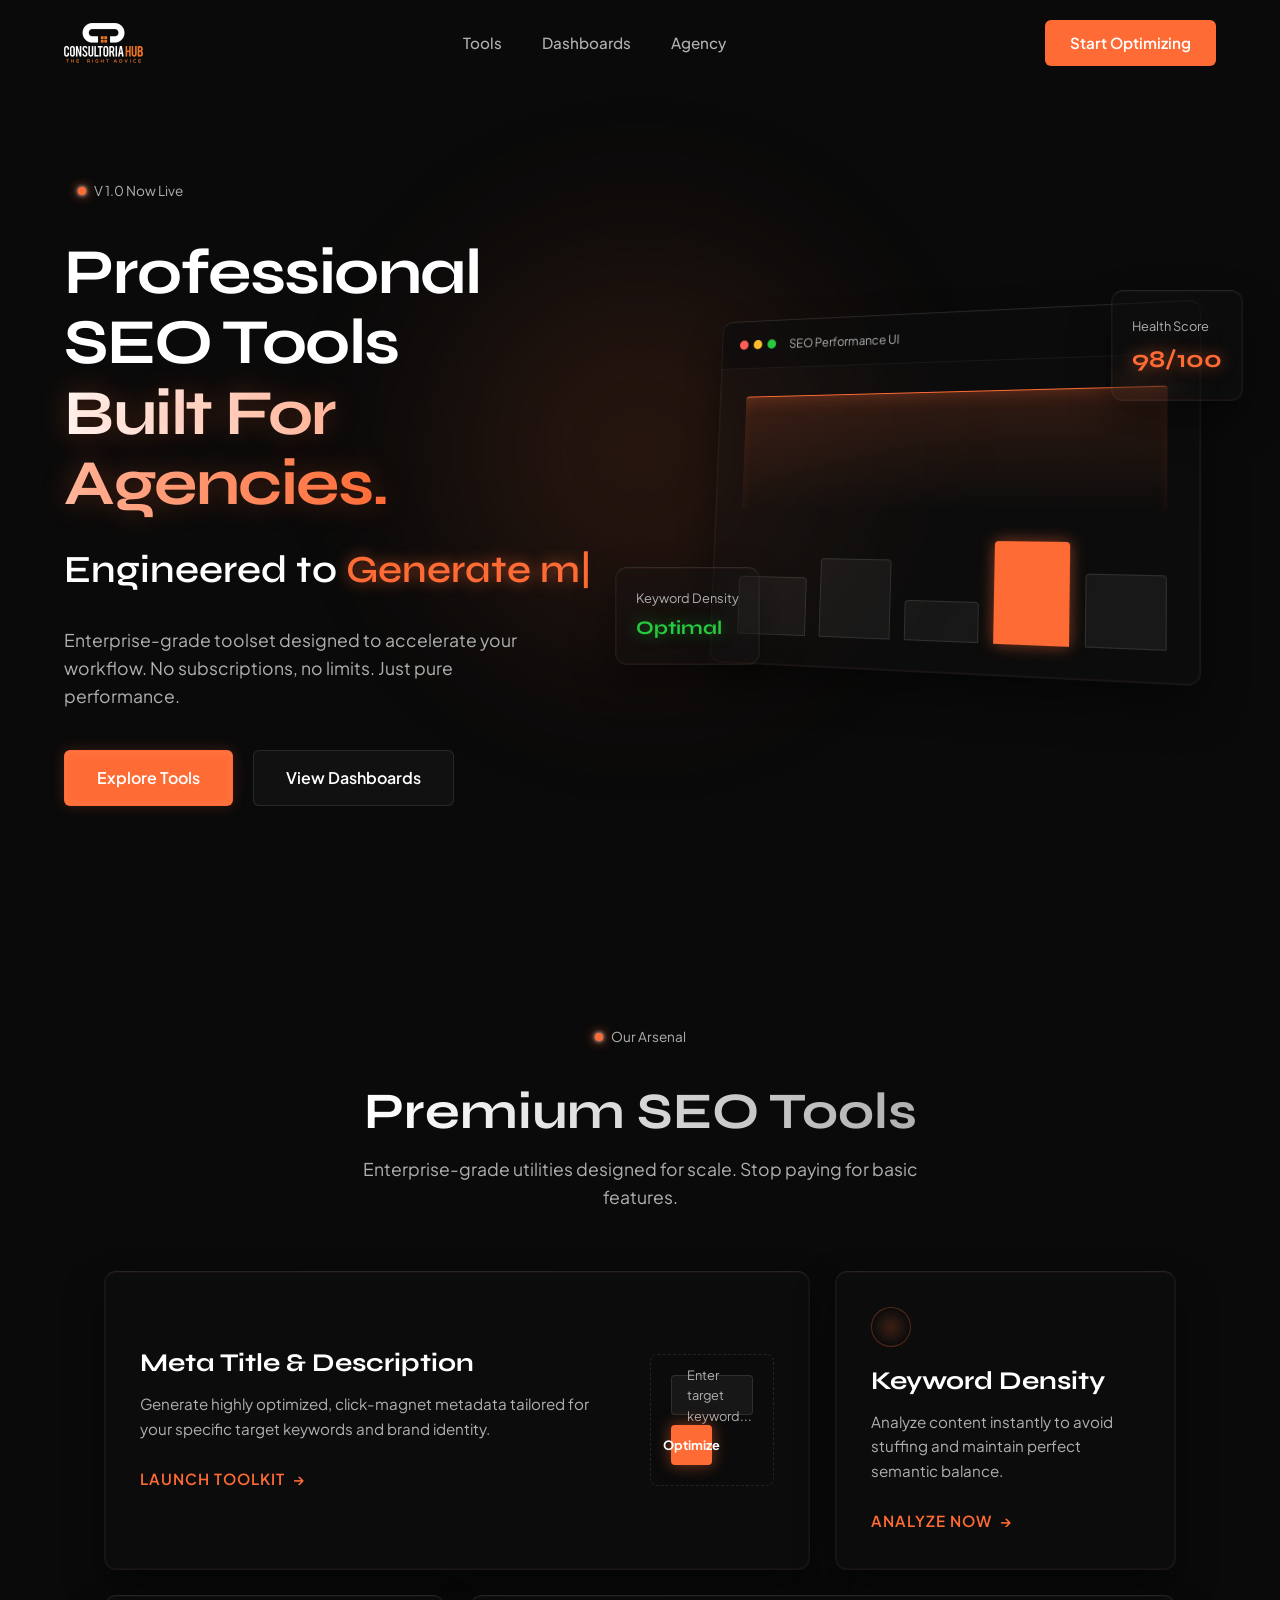
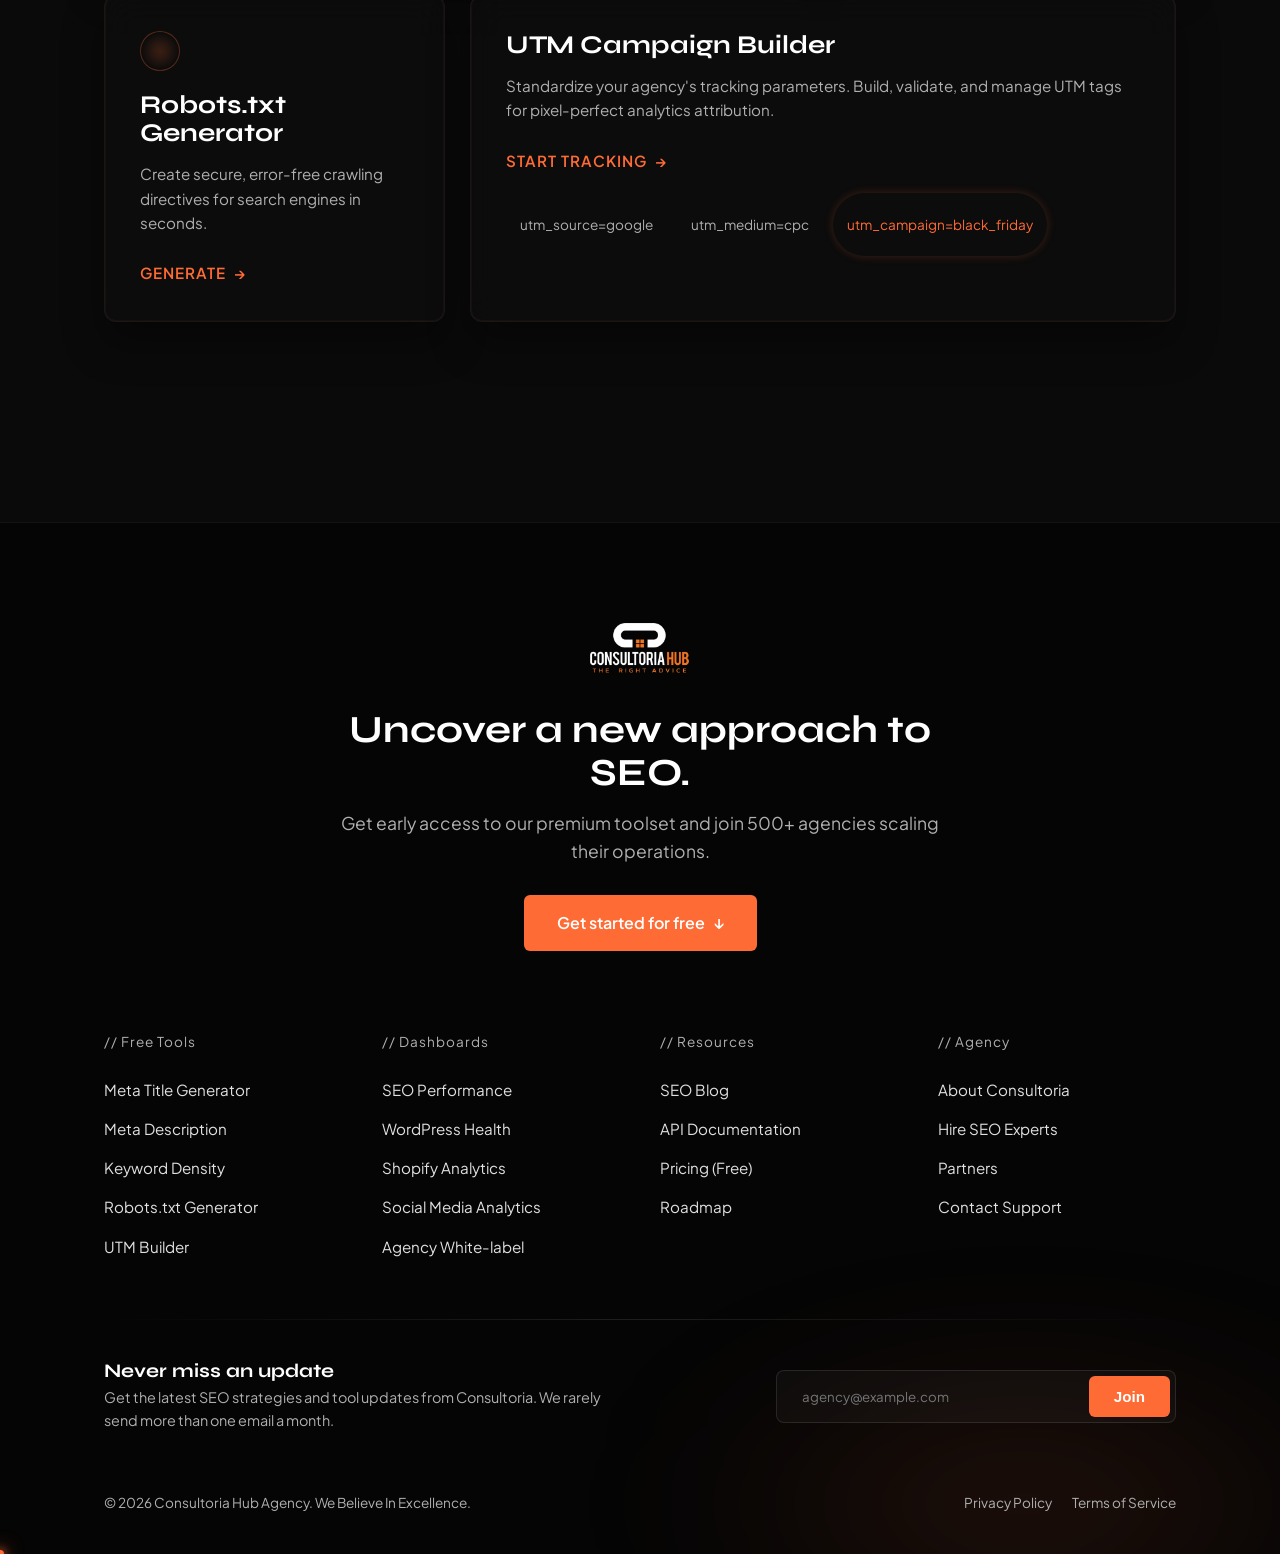
<file: public/index.html>
<!DOCTYPE html>
<html lang="en">
<head>
    <meta charset="UTF-8">
    <meta name="viewport" content="width=device-width, initial-scale=1.0">
    <title>Consultoria SEO Tools | Premium Agency Platform</title>
    
    <link rel="preconnect" href="https://fonts.googleapis.com">
    <link rel="preconnect" href="https://fonts.gstatic.com" crossorigin>
    <link href="https://fonts.googleapis.com/css2?family=Plus+Jakarta+Sans:wght@400;500;600&family=Syne:wght@600;700;800&display=swap" rel="stylesheet">
    
    <link rel="stylesheet" href="css/global.css">
    <link rel="stylesheet" href="css/components.css">
    <link rel="stylesheet" href="css/homepage.css">
    <link rel="stylesheet" href="css/responsive.css">
</head>
<body>

    <nav id="navbar" class="navbar">
        <div class="nav-container">
            <a href="#" class="logo">
                <img src="assets/icons/logo.png" alt="Consultoria Logo" style="height: 40px; width: auto; object-fit: contain;">
            </a>
            <div class="nav-links">
                <a href="#tools">Tools</a>
                <a href="#dashboards">Dashboards</a>
                <a href="https://consultoriahubagency.com" target="_blank">Agency</a>
            </div>
            <div class="nav-actions">
                <a href="#tools" class="btn btn-primary">Start Optimizing</a>
            </div>
        </div>
    </nav>

<section class="hero dark-neon-theme">
        <div class="ambient-glow"></div>

        <div class="hero-container">
            <div class="hero-left">
                <div class="badge glass-badge fade-up" style="transition-delay: 0.1s;">
                    <span class="neon-dot"></span> V 1.0 Now Live
                </div>
                
                <h1 class="fade-up" style="transition-delay: 0.2s;">
                    Professional SEO Tools<br>
                    <span class="neon-text-gradient">Built For Agencies.</span>
                </h1>
                
                <div class="typing-wrapper fade-up" style="transition-delay: 0.3s;">
                    <span class="typing-static">Engineered to </span>
                    <span id="typing-text" class="typing-dynamic neon-glow-text"></span><span class="cursor">|</span>
                </div>
                
                <p class="hero-desc fade-up" style="transition-delay: 0.4s;">
                    Enterprise-grade toolset designed to accelerate your workflow. No subscriptions, no limits. Just pure performance.
                </p>
                
                <div class="hero-cta fade-up" style="transition-delay: 0.5s;">
                    <a href="#tools" class="btn btn-neon btn-large">Explore Tools</a>
                    <a href="#dashboards" class="btn btn-glass btn-large">View Dashboards</a>
                </div>
            </div>

            <div class="hero-right fade-up" style="transition-delay: 0.6s;">
                <div class="mockup-container">
                    
                    <div class="glass-panel mockup-main floating-slow">
                        <div class="mockup-header">
                            <div class="dots"><span></span><span></span><span></span></div>
                            <div class="mockup-title">SEO Performance UI</div>
                        </div>
                        <div class="mockup-body">
                            <div class="neon-chart-area"></div>
                            <div class="mockup-bars">
                                <div class="bar glass-bar" style="height: 60%"></div>
                                <div class="bar glass-bar" style="height: 80%"></div>
                                <div class="bar glass-bar" style="height: 40%"></div>
                                <div class="bar neon-bar" style="height: 100%"></div>
                                <div class="bar glass-bar" style="height: 70%"></div>
                            </div>
                        </div>
                    </div>

                    <div class="glass-panel mockup-card card-1 floating-fast">
                        <div class="card-icon-glow"></div>
                        <span class="card-label">Health Score</span>
                        <span class="card-value neon-glow-text">98/100</span>
                    </div>
                    
                    <div class="glass-panel mockup-card card-2 floating-medium">
                        <span class="card-label">Keyword Density</span>
                        <span class="card-value optimal-glow">Optimal</span>
                    </div>

                </div>
            </div>
        </div>
    </section>

<!-- TOOLS SECTION -->

<section class="tools-section" id="tools">
        <div class="tools-container">
            
            <div class="section-header fade-up">
                <div class="badge glass-badge"><span class="neon-dot"></span> Our Arsenal</div>
                <h2>Premium SEO Tools</h2>
                <p>Enterprise-grade utilities designed for scale. Stop paying for basic features.</p>
            </div>

            <div class="bento-grid">
                
                <div class="bento-card bento-large glass-panel fade-up" style="transition-delay: 0.1s;">
                    <div class="card-content">
                        <h3>Meta Title & Description</h3>
                        <p>Generate highly optimized, click-magnet metadata tailored for your specific target keywords and brand identity.</p>
                        <a href="./tools/meta-title/index.html" class="tool-link">Launch Toolkit <span class="arrow">→</span></a>
                    </div>
                    <div class="bento-visual">
                        <div class="fake-input glass-bar">Enter target keyword...</div>
                        <div class="fake-btn neon-bar">Optimize</div>
                    </div>
                </div>

                <div class="bento-card glass-panel fade-up" style="transition-delay: 0.2s;">
                    <div class="card-content">
                        <div class="icon-glow-small"></div>
                        <h3>Keyword Density</h3>
                        <p>Analyze content instantly to avoid stuffing and maintain perfect semantic balance.</p>
                        <a href="./tools/keyword-density/index.html" class="tool-link">Analyze Now <span class="arrow">→</span></a>
                    </div>
                </div>

                <div class="bento-card glass-panel fade-up" style="transition-delay: 0.3s;">
                    <div class="card-content">
                        <div class="icon-glow-small"></div>
                        <h3>Robots.txt Generator</h3>
                        <p>Create secure, error-free crawling directives for search engines in seconds.</p>
                        <a href="/tools/robots-txt/index.html" class="tool-link">Generate <span class="arrow">→</span></a>
                    </div>
                </div>

                <div class="bento-card bento-wide glass-panel fade-up" style="transition-delay: 0.4s;">
                    <div class="card-content">
                        <h3>UTM Campaign Builder</h3>
                        <p>Standardize your agency's tracking parameters. Build, validate, and manage UTM tags for pixel-perfect analytics attribution.</p>
                        <a href="./tools/utm-builder/index.html" class="tool-link">Start Tracking <span class="arrow">→</span></a>
                    </div>
                    <div class="bento-visual wide-visual">
                        <div class="glass-badge">utm_source=google</div>
                        <div class="glass-badge">utm_medium=cpc</div>
                        <div class="glass-badge neon-border">utm_campaign=black_friday</div>
                    </div>
                </div>

            </div>
        </div>
    </section>

<!-- Footer -->

<footer class="site-footer">
        <div class="footer-glow"></div>

        <div class="footer-container">
            
            <div class="footer-top">
                <div class="footer-brand">
                    <img src="assets/icons/logo.png" alt="Consultoria Logo" class="footer-logo">
                    <h2>Uncover a new approach to SEO.</h2>
                    <p>Get early access to our premium toolset and join 500+ agencies scaling their operations.</p>
                    <a href="#tools" class="btn btn-primary btn-large">Get started for free <span style="margin-left: 8px;">↓</span></a>
                </div>
            </div>

            <div class="footer-links-grid">
                <div class="footer-column">
                    <span class="column-title">// Free Tools</span>
                    <a href="./tools/meta-title/index.html">Meta Title Generator</a>
                    <a href="./tools/meta-description/index.html">Meta Description</a>
                    <a href="./tools/keyword-density/index.html">Keyword Density</a>
                    <a href="./tools/robots-txt/index.html">Robots.txt Generator</a>
                    <a href="./tools/utm-builder/index.html">UTM Builder</a>
                </div>

                <div class="footer-column">
                    <span class="column-title">// Dashboards</span>
                    <a href="./dashboards/seo-performance/index.html">SEO Performance</a>
                    <a href="#">WordPress Health</a>
                    <a href="#">Shopify Analytics</a>
                    <a href="./dashboards/social-media-analytics/index.html">Social Media Analytics</a>
                    <a href="#">Agency White-label</a>
                </div>

                <div class="footer-column">
                    <span class="column-title">// Resources</span>
                    <a href="https://consultoriahubagency.com/blog" target="_blank">SEO Blog</a>
                    <a href="#">API Documentation</a>
                    <a href="#">Pricing (Free)</a>
                    <a href="#">Roadmap</a>
                </div>

                <div class="footer-column">
                    <span class="column-title">// Agency</span>
                    <a href="https://consultoriahubagency.com" target="_blank">About Consultoria</a>
                    <a href="#">Hire SEO Experts</a>
                    <a href="#">Partners</a>
                    <a href="#">Contact Support</a>
                </div>
            </div>

            <div class="footer-divider"></div>

            <div class="footer-bottom">
                <div class="newsletter-section">
                    <div class="newsletter-text">
                        <h3>Never miss an update</h3>
                        <p>Get the latest SEO strategies and tool updates from Consultoria. We rarely send more than one email a month.</p>
                    </div>
                    
                    <form class="newsletter-form" id="footerForm">
                        <input type="email" placeholder="agency@example.com" required>
                        <button type="submit" class="btn btn-primary">Join</button>
                    </form>
                </div>

                <div class="copyright-row">
                    <p>&copy; 2026 Consultoria Hub Agency. We Believe In Excellence.</p>
                    <div class="legal-links">
                        <a href="#">Privacy Policy</a>
                        <a href="#">Terms of Service</a>
                    </div>
                </div>
            </div>

        </div>
    </footer>

<!-- Cursor -->
<div class="cursor-dot"></div>
<div class="cursor-trail-container" id="trailContainer"></div>
<!-- Cursor End -->

    <script src="js/main.js"></script>
    <script src="js/typing.js"></script>
    <script src="js/animations.js"></script>
</body>
</html>
</file>
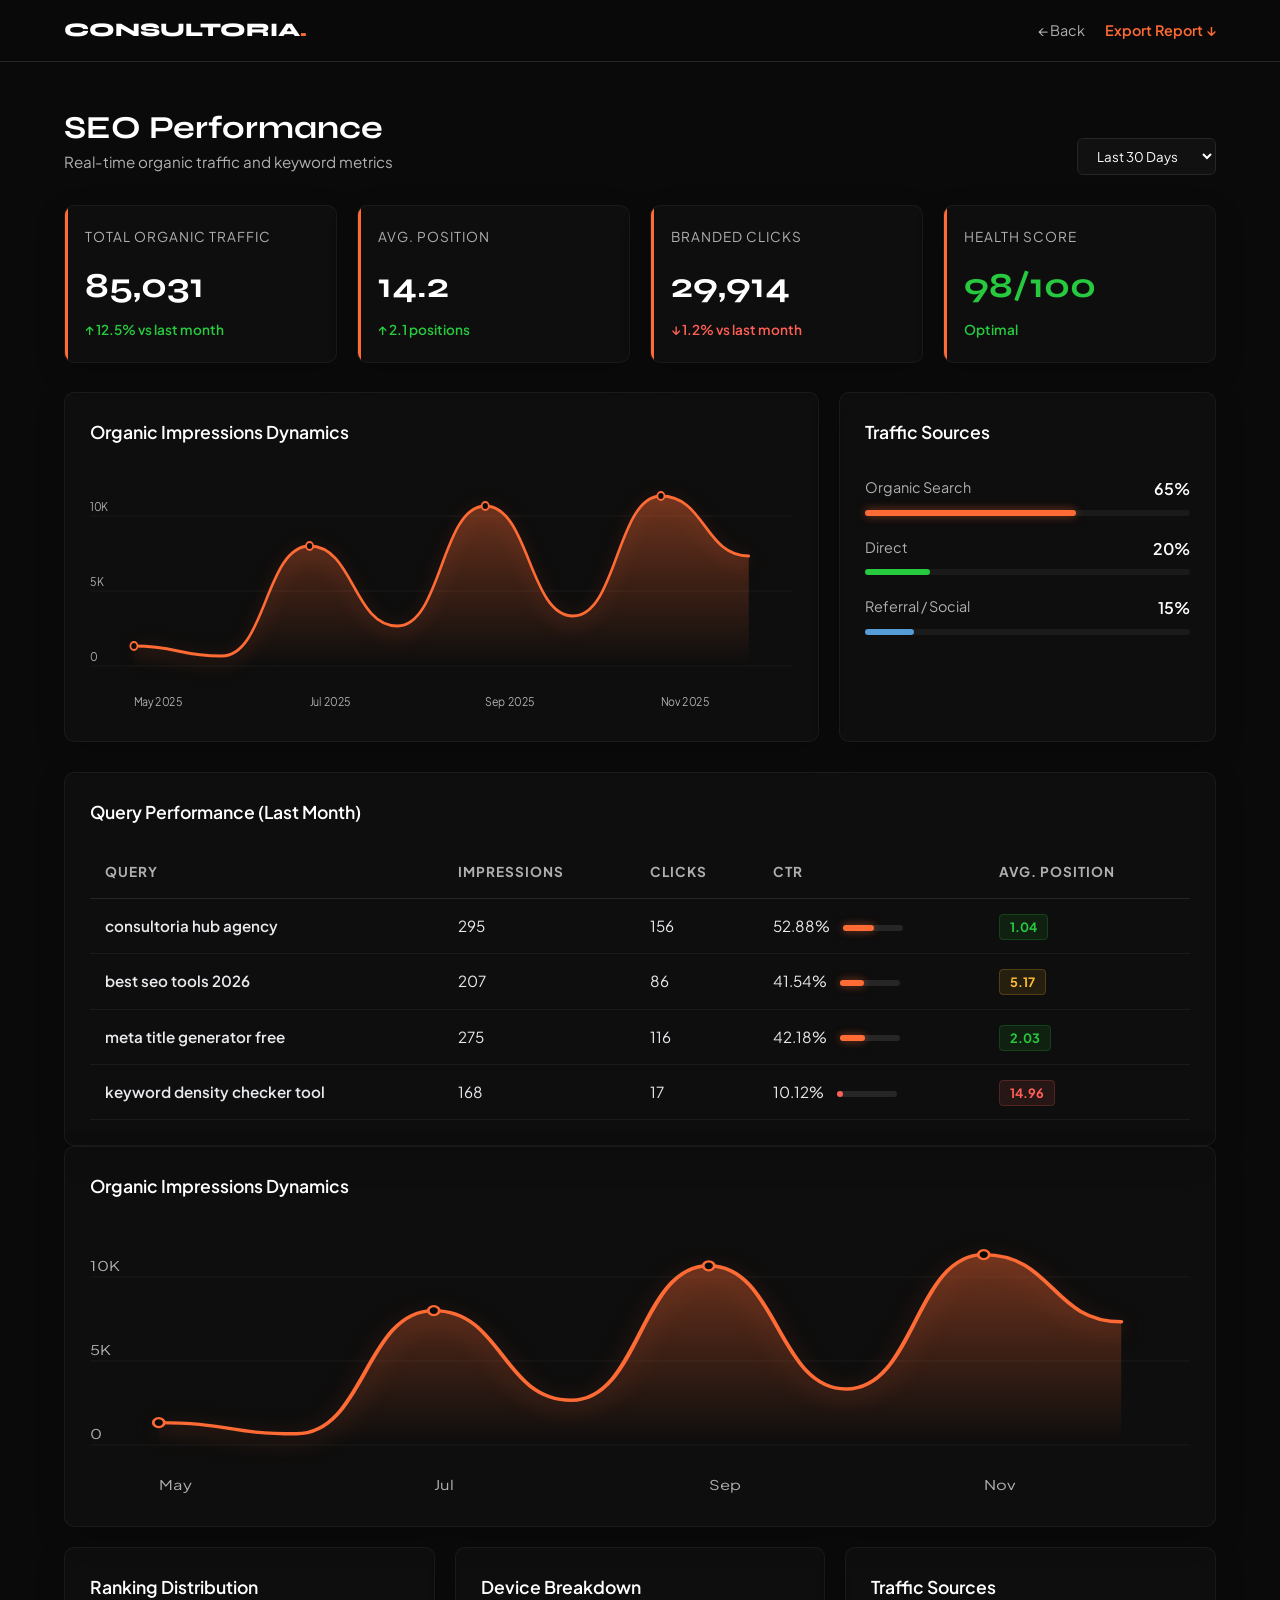
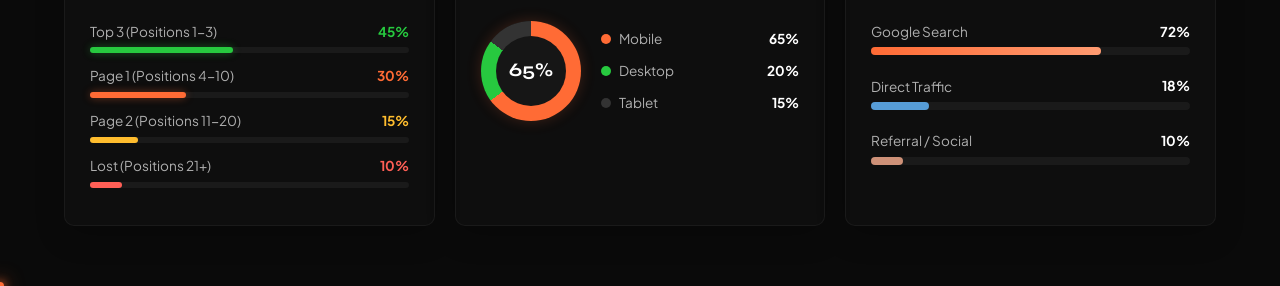
<file: public/dashboards/seo-performance/index.html>
<!DOCTYPE html>
<html lang="en">
<head>
    <meta charset="UTF-8">
    <meta name="viewport" content="width=device-width, initial-scale=1.0">
    <title>SEO Performance Dashboard | Consultoria Tools</title>
    
    <link rel="preconnect" href="https://fonts.googleapis.com">
    <link rel="preconnect" href="https://fonts.gstatic.com" crossorigin>
    <link href="https://fonts.googleapis.com/css2?family=Plus+Jakarta+Sans:wght@400;500;600;700&family=Syne:wght@600;700;800&display=swap" rel="stylesheet">
    
    <link rel="stylesheet" href="../../css/global.css">
    
    <style>
        body { padding-top: 80px; background-color: var(--bg-dark); }
        
        /* Dashboard Nav Override */
        .tool-nav {
            position: fixed; top: 0; left: 0; width: 100%;
            padding: 15px 5%; background: rgba(10, 10, 10, 0.95);
            border-bottom: 1px solid var(--border-color);
            z-index: 1000; display: flex; justify-content: space-between; align-items: center;
        }
        .tool-nav .logo { font-family: var(--font-heading); font-size: 1.2rem; font-weight: 800; }
        .tool-nav .logo span { color: var(--primary); }
        
        /* Dashboard Layout */
        .dash-container {
            max-width: 1400px; margin: 0 auto; padding: 30px 5%;
        }
        
        .dash-header { display: flex; justify-content: space-between; align-items: flex-end; margin-bottom: 30px; }
        .dash-header h1 { font-size: 2rem; margin-bottom: 5px; }
        .dash-header p { color: var(--text-sec); font-size: 0.95rem; }
        .date-picker { background: rgba(22,22,22,0.6); border: 1px solid var(--border-color); color: var(--text-main); padding: 8px 15px; border-radius: 6px; font-family: var(--font-body); outline: none; }

        /* KPI Cards */
        .kpi-grid { display: grid; grid-template-columns: repeat(4, 1fr); gap: 20px; margin-bottom: 30px; }
        .kpi-card {
            background: rgba(22, 22, 22, 0.4); backdrop-filter: blur(10px);
            border: 1px solid rgba(255,255,255,0.05); border-radius: 10px;
            padding: 20px; box-shadow: 0 10px 30px rgba(0,0,0,0.2);
            position: relative; overflow: hidden;
        }
        .kpi-card::before { content: ''; position: absolute; top: 0; left: 0; width: 3px; height: 100%; background: var(--primary); }
        .kpi-title { color: var(--text-sec); font-size: 0.85rem; text-transform: uppercase; letter-spacing: 1px; margin-bottom: 10px; }
        .kpi-value { font-size: 2.2rem; font-family: var(--font-heading); font-weight: 700; color: #fff; }
        .kpi-trend { font-size: 0.85rem; font-weight: 600; margin-top: 5px; display: inline-block; }
        .trend-up { color: #27c93f; }
        .trend-down { color: #ff5f56; }

        /* Charts Grid */
        .charts-grid { display: grid; grid-template-columns: 2fr 1fr; gap: 20px; margin-bottom: 30px; }
        .dash-panel {
            background: rgba(22, 22, 22, 0.4); backdrop-filter: blur(10px);
            border: 1px solid rgba(255,255,255,0.05); border-radius: 10px;
            padding: 25px; box-shadow: 0 10px 30px rgba(0,0,0,0.2);
        }
        .panel-title { font-size: 1.1rem; font-weight: 600; margin-bottom: 20px; color: #fff; }

        /* Pure CSS/SVG Chart */
        .svg-chart-container { width: 100%; height: 250px; position: relative; }
        .chart-svg { width: 100%; height: 100%; overflow: visible; }
        .chart-area { fill: url(#orangeGradient); animation: fadeIn 2s ease-out; }
        .chart-line { fill: none; stroke: var(--primary); stroke-width: 3; stroke-linecap: round; stroke-linejoin: round; filter: drop-shadow(0 5px 10px rgba(255,107,53,0.4)); }
        .chart-point { fill: #0a0a0a; stroke: var(--primary); stroke-width: 2; transition: all 0.3s; cursor: pointer; }
        .chart-point:hover { fill: var(--primary); r: 6; }
        
        .chart-grid-line { stroke: rgba(255,255,255,0.05); stroke-width: 1; }
        .chart-label { fill: var(--text-sec); font-size: 12px; font-family: var(--font-body); }

        /* Data Table (Inspired by PDF) */
        .table-responsive { overflow-x: auto; }
        .data-table { width: 100%; border-collapse: collapse; text-align: left; }
        .data-table th { padding: 15px; color: var(--text-sec); font-size: 0.85rem; text-transform: uppercase; letter-spacing: 1px; border-bottom: 1px solid rgba(255,255,255,0.1); }
        .data-table td { padding: 15px; border-bottom: 1px solid rgba(255,255,255,0.05); font-size: 0.95rem; color: #E8EAED; }
        .data-table tr:hover td { background: rgba(255,255,255,0.02); }
        
        .query-name { font-weight: 600; color: #fff; }
        .ctr-bar-bg { width: 60px; height: 6px; background: rgba(255,255,255,0.1); border-radius: 10px; display: inline-block; margin-left: 10px; vertical-align: middle; }
        .ctr-bar-fill { height: 100%; background: var(--primary); border-radius: 10px; box-shadow: 0 0 8px rgba(255,107,53,0.5); }
        .pos-badge { padding: 4px 10px; border-radius: 4px; font-size: 0.8rem; font-weight: 700; background: rgba(39, 201, 63, 0.1); color: #27c93f; border: 1px solid rgba(39, 201, 63, 0.2); }

        @keyframes fadeIn { from { opacity: 0; transform: translateY(10px); } to { opacity: 1; transform: translateY(0); } }

        @media (max-width: 1024px) {
            .kpi-grid { grid-template-columns: repeat(2, 1fr); }
            .charts-grid { grid-template-columns: 1fr; }
        }
        @media (max-width: 768px) {
            .kpi-grid { grid-template-columns: 1fr; }
            .dash-header { flex-direction: column; align-items: flex-start; gap: 15px; }
        }

        /* Force instant load for dashboard - Overrides global fade-up */
.fade-up {
    opacity: 1 !important;
    transform: translateY(0) !important;
    animation: none !important;
    transition: none !important;
}
    </style>
</head>
<body>

    <nav class="tool-nav">
        <a href="../../index.html" class="logo">CONSULTORIA<span>.</span></a>
        <div style="display: flex; gap: 20px;">
            <a href="../../index.html" style="color: var(--text-sec); font-size: 0.9rem;">← Back</a>
            <a href="#" style="color: var(--primary); font-size: 0.9rem; font-weight: 600;">Export Report ↓</a>
        </div>
    </nav>

    <div class="dash-container fade-up">
        
        <div class="dash-header">
            <div>
                <h1>SEO Performance</h1>
                <p>Real-time organic traffic and keyword metrics</p>
            </div>
            <select class="date-picker">
                <option>Last 30 Days</option>
                <option>Last 3 Months</option>
                <option>Year to Date</option>
            </select>
        </div>

        <div class="kpi-grid">
            <div class="kpi-card fade-up" style="animation-delay: 0.1s;">
                <div class="kpi-title">Total Organic Traffic</div>
                <div class="kpi-value">85,031</div>
                <div class="kpi-trend trend-up">↑ 12.5% vs last month</div>
            </div>
            <div class="kpi-card fade-up" style="animation-delay: 0.2s;">
                <div class="kpi-title">Avg. Position</div>
                <div class="kpi-value">14.2</div>
                <div class="kpi-trend trend-up">↑ 2.1 positions</div>
            </div>
            <div class="kpi-card fade-up" style="animation-delay: 0.3s;">
                <div class="kpi-title">Branded Clicks</div>
                <div class="kpi-value">29,914</div>
                <div class="kpi-trend trend-down">↓ 1.2% vs last month</div>
            </div>
            <div class="kpi-card fade-up" style="animation-delay: 0.4s;">
                <div class="kpi-title">Health Score</div>
                <div class="kpi-value" style="color: #27c93f;">98/100</div>
                <div class="kpi-trend trend-up">Optimal</div>
            </div>
        </div>

        <div class="charts-grid">
            
            <div class="dash-panel fade-up" style="animation-delay: 0.5s;">
                <div class="panel-title">Organic Impressions Dynamics</div>
                <div class="svg-chart-container">
                    <svg class="chart-svg" viewBox="0 0 800 250" preserveAspectRatio="none">
                        <defs>
                            <linearGradient id="orangeGradient" x1="0" y1="0" x2="0" y2="1">
                                <stop offset="0%" stop-color="rgba(255, 107, 53, 0.4)" />
                                <stop offset="100%" stop-color="rgba(255, 107, 53, 0.0)" />
                            </linearGradient>
                        </defs>
                        
                        <line x1="0" y1="50" x2="800" y2="50" class="chart-grid-line" />
                        <line x1="0" y1="125" x2="800" y2="125" class="chart-grid-line" />
                        <line x1="0" y1="200" x2="800" y2="200" class="chart-grid-line" />
                        
                        <text x="0" y="45" class="chart-label">10K</text>
                        <text x="0" y="120" class="chart-label">5K</text>
                        <text x="0" y="195" class="chart-label">0</text>
                        
                        <text x="50" y="240" class="chart-label">May 2025</text>
                        <text x="250" y="240" class="chart-label">Jul 2025</text>
                        <text x="450" y="240" class="chart-label">Sep 2025</text>
                        <text x="650" y="240" class="chart-label">Nov 2025</text>
                        
                        <path class="chart-area" d="M50,200 L50,180 C100,180 100,190 150,190 C200,190 200,80 250,80 C300,80 300,160 350,160 C400,160 400,40 450,40 C500,40 500,150 550,150 C600,150 600,30 650,30 C700,30 700,90 750,90 L750,200 Z" />
                        <path class="chart-line" d="M50,180 C100,180 100,190 150,190 C200,190 200,80 250,80 C300,80 300,160 350,160 C400,160 400,40 450,40 C500,40 500,150 550,150 C600,150 600,30 650,30 C700,30 700,90 750,90" />
                        
                        <circle cx="50" cy="180" r="4" class="chart-point"><title>May: 1.2K</title></circle>
                        <circle cx="250" cy="80" r="4" class="chart-point"><title>Jul: 6.8K</title></circle>
                        <circle cx="450" cy="40" r="4" class="chart-point"><title>Sep: 9.1K</title></circle>
                        <circle cx="650" cy="30" r="4" class="chart-point"><title>Nov: 9.8K</title></circle>
                    </svg>
                </div>
            </div>

            <div class="dash-panel fade-up" style="animation-delay: 0.6s;">
                <div class="panel-title">Traffic Sources</div>
                <div style="display: flex; flex-direction: column; gap: 20px; margin-top: 30px;">
                    <div>
                        <div style="display: flex; justify-content: space-between; margin-bottom: 8px;">
                            <span style="color: var(--text-sec); font-size: 0.9rem;">Organic Search</span>
                            <span style="font-weight: 600;">65%</span>
                        </div>
                        <div style="width: 100%; height: 6px; background: rgba(255,255,255,0.05); border-radius: 10px;">
                            <div style="width: 65%; height: 100%; background: var(--primary); border-radius: 10px; box-shadow: 0 0 10px rgba(255,107,53,0.5);"></div>
                        </div>
                    </div>
                    <div>
                        <div style="display: flex; justify-content: space-between; margin-bottom: 8px;">
                            <span style="color: var(--text-sec); font-size: 0.9rem;">Direct</span>
                            <span style="font-weight: 600;">20%</span>
                        </div>
                        <div style="width: 100%; height: 6px; background: rgba(255,255,255,0.05); border-radius: 10px;">
                            <div style="width: 20%; height: 100%; background: #27c93f; border-radius: 10px;"></div>
                        </div>
                    </div>
                    <div>
                        <div style="display: flex; justify-content: space-between; margin-bottom: 8px;">
                            <span style="color: var(--text-sec); font-size: 0.9rem;">Referral / Social</span>
                            <span style="font-weight: 600;">15%</span>
                        </div>
                        <div style="width: 100%; height: 6px; background: rgba(255,255,255,0.05); border-radius: 10px;">
                            <div style="width: 15%; height: 100%; background: #569cd6; border-radius: 10px;"></div>
                        </div>
                    </div>
                </div>
            </div>
        </div>

        <div class="dash-panel fade-up" style="animation-delay: 0.7s;">
            <div class="panel-title">Query Performance (Last Month)</div>
            <div class="table-responsive">
                <table class="data-table">
                    <thead>
                        <tr>
                            <th>Query</th>
                            <th>Impressions</th>
                            <th>Clicks</th>
                            <th>CTR</th>
                            <th>Avg. Position</th>
                        </tr>
                    </thead>
                    <tbody>
                        <tr>
                            <td class="query-name">consultoria hub agency</td>
                            <td>295</td>
                            <td>156</td>
                            <td>
                                52.88% 
                                <div class="ctr-bar-bg"><div class="ctr-bar-fill" style="width: 52%;"></div></div>
                            </td>
                            <td><span class="pos-badge">1.04</span></td>
                        </tr>
                        <tr>
                            <td class="query-name">best seo tools 2026</td>
                            <td>207</td>
                            <td>86</td>
                            <td>
                                41.54% 
                                <div class="ctr-bar-bg"><div class="ctr-bar-fill" style="width: 41%;"></div></div>
                            </td>
                            <td><span class="pos-badge" style="color: #ffbd2e; border-color: rgba(255, 189, 46, 0.2); background: rgba(255, 189, 46, 0.1);">5.17</span></td>
                        </tr>
                        <tr>
                            <td class="query-name">meta title generator free</td>
                            <td>275</td>
                            <td>116</td>
                            <td>
                                42.18% 
                                <div class="ctr-bar-bg"><div class="ctr-bar-fill" style="width: 42%;"></div></div>
                            </td>
                            <td><span class="pos-badge">2.03</span></td>
                        </tr>
                        <tr>
                            <td class="query-name">keyword density checker tool</td>
                            <td>168</td>
                            <td>17</td>
                            <td>
                                10.12% 
                                <div class="ctr-bar-bg"><div class="ctr-bar-fill" style="width: 10%; background: #ff5f56; box-shadow: none;"></div></div>
                            </td>
                            <td><span class="pos-badge" style="color: #ff5f56; border-color: rgba(255, 95, 86, 0.2); background: rgba(255, 95, 86, 0.1);">14.96</span></td>
                        </tr>
                    </tbody>
                </table>
            </div>
        </div>

<div class="dash-panel" style="margin-bottom: 20px;">
            <div class="panel-title">Organic Impressions Dynamics</div>
            <div class="svg-chart-container" style="height: 280px;">
                <svg class="chart-svg" viewBox="0 0 800 250" preserveAspectRatio="none">
                    <defs>
                        <linearGradient id="orangeGradient" x1="0" y1="0" x2="0" y2="1">
                            <stop offset="0%" stop-color="rgba(255, 107, 53, 0.4)" />
                            <stop offset="100%" stop-color="rgba(255, 107, 53, 0.0)" />
                        </linearGradient>
                    </defs>
                    
                    <line x1="0" y1="50" x2="800" y2="50" class="chart-grid-line" />
                    <line x1="0" y1="125" x2="800" y2="125" class="chart-grid-line" />
                    <line x1="0" y1="200" x2="800" y2="200" class="chart-grid-line" />
                    
                    <text x="0" y="45" class="chart-label">10K</text>
                    <text x="0" y="120" class="chart-label">5K</text>
                    <text x="0" y="195" class="chart-label">0</text>
                    
                    <text x="50" y="240" class="chart-label">May</text>
                    <text x="250" y="240" class="chart-label">Jul</text>
                    <text x="450" y="240" class="chart-label">Sep</text>
                    <text x="650" y="240" class="chart-label">Nov</text>
                    
                    <path class="chart-area" d="M50,200 L50,180 C100,180 100,190 150,190 C200,190 200,80 250,80 C300,80 300,160 350,160 C400,160 400,40 450,40 C500,40 500,150 550,150 C600,150 600,30 650,30 C700,30 700,90 750,90 L750,200 Z" />
                    <path class="chart-line" d="M50,180 C100,180 100,190 150,190 C200,190 200,80 250,80 C300,80 300,160 350,160 C400,160 400,40 450,40 C500,40 500,150 550,150 C600,150 600,30 650,30 C700,30 700,90 750,90" />
                    
                    <circle cx="50" cy="180" r="4" class="chart-point"></circle>
                    <circle cx="250" cy="80" r="4" class="chart-point"></circle>
                    <circle cx="450" cy="40" r="4" class="chart-point"></circle>
                    <circle cx="650" cy="30" r="4" class="chart-point"></circle>
                </svg>
            </div>
        </div>

        <style>
            .sub-charts-grid { display: grid; grid-template-columns: repeat(3, 1fr); gap: 20px; margin-bottom: 30px; }
            
            /* CSS Donut Chart */
            .donut-container { display: flex; align-items: center; gap: 20px; margin-top: 15px; }
            .donut-chart { width: 100px; height: 100px; border-radius: 50%; background: conic-gradient(var(--primary) 0% 65%, #27c93f 65% 85%, #333 85% 100%); position: relative; display: flex; justify-content: center; align-items: center; box-shadow: 0 0 15px rgba(255,107,53,0.2); }
            .donut-hole { width: 70px; height: 70px; border-radius: 50%; background: #161616; display: flex; align-items: center; justify-content: center; font-weight: bold; font-family: var(--font-heading); font-size: 1.2rem; }
            .donut-legend { display: flex; flex-direction: column; gap: 10px; flex: 1; }
            .legend-item { display: flex; justify-content: space-between; font-size: 0.85rem; color: var(--text-sec); }
            .legend-dot { width: 10px; height: 10px; border-radius: 50%; display: inline-block; margin-right: 8px; }

            /* Simple Bar Chart */
            .bar-row { margin-bottom: 12px; }
            .bar-label { display: flex; justify-content: space-between; font-size: 0.85rem; margin-bottom: 5px; color: var(--text-sec); }
            .bar-bg { width: 100%; height: 6px; background: rgba(255,255,255,0.05); border-radius: 10px; }
            .bar-fill { height: 100%; border-radius: 10px; }
            
            @media (max-width: 968px) { .sub-charts-grid { grid-template-columns: 1fr; } }
        </style>

        <div class="sub-charts-grid">
            
            <div class="dash-panel">
                <div class="panel-title">Ranking Distribution</div>
                <div style="margin-top: 20px;">
                    <div class="bar-row">
                        <div class="bar-label"><span>Top 3 (Positions 1-3)</span><span style="color: #27c93f; font-weight: bold;">45%</span></div>
                        <div class="bar-bg"><div class="bar-fill" style="width: 45%; background: #27c93f; box-shadow: 0 0 8px rgba(39, 201, 63, 0.4);"></div></div>
                    </div>
                    <div class="bar-row">
                        <div class="bar-label"><span>Page 1 (Positions 4-10)</span><span style="color: var(--primary); font-weight: bold;">30%</span></div>
                        <div class="bar-bg"><div class="bar-fill" style="width: 30%; background: var(--primary); box-shadow: 0 0 8px rgba(255, 107, 53, 0.4);"></div></div>
                    </div>
                    <div class="bar-row">
                        <div class="bar-label"><span>Page 2 (Positions 11-20)</span><span style="color: #ffbd2e; font-weight: bold;">15%</span></div>
                        <div class="bar-bg"><div class="bar-fill" style="width: 15%; background: #ffbd2e;"></div></div>
                    </div>
                    <div class="bar-row">
                        <div class="bar-label"><span>Lost (Positions 21+)</span><span style="color: #ff5f56; font-weight: bold;">10%</span></div>
                        <div class="bar-bg"><div class="bar-fill" style="width: 10%; background: #ff5f56;"></div></div>
                    </div>
                </div>
            </div>

            <div class="dash-panel">
                <div class="panel-title">Device Breakdown</div>
                <div class="donut-container">
                    <div class="donut-chart">
                        <div class="donut-hole">65%</div>
                    </div>
                    <div class="donut-legend">
                        <div class="legend-item">
                            <span><span class="legend-dot" style="background: var(--primary);"></span>Mobile</span>
                            <span style="font-weight: bold; color: #fff;">65%</span>
                        </div>
                        <div class="legend-item">
                            <span><span class="legend-dot" style="background: #27c93f;"></span>Desktop</span>
                            <span style="font-weight: bold; color: #fff;">20%</span>
                        </div>
                        <div class="legend-item">
                            <span><span class="legend-dot" style="background: #333;"></span>Tablet</span>
                            <span style="font-weight: bold; color: #fff;">15%</span>
                        </div>
                    </div>
                </div>
            </div>

            <div class="dash-panel">
                <div class="panel-title">Traffic Sources</div>
                <div style="margin-top: 20px;">
                    <div class="bar-row" style="margin-bottom: 20px;">
                        <div class="bar-label"><span>Google Search</span><span style="color: #fff; font-weight: bold;">72%</span></div>
                        <div class="bar-bg" style="height: 8px;"><div class="bar-fill" style="width: 72%; background: linear-gradient(90deg, #FF6B35, #ff9b71);"></div></div>
                    </div>
                    <div class="bar-row" style="margin-bottom: 20px;">
                        <div class="bar-label"><span>Direct Traffic</span><span style="color: #fff; font-weight: bold;">18%</span></div>
                        <div class="bar-bg" style="height: 8px;"><div class="bar-fill" style="width: 18%; background: #569cd6;"></div></div>
                    </div>
                    <div class="bar-row">
                        <div class="bar-label"><span>Referral / Social</span><span style="color: #fff; font-weight: bold;">10%</span></div>
                        <div class="bar-bg" style="height: 8px;"><div class="bar-fill" style="width: 10%; background: #ce9178;"></div></div>
                    </div>
                </div>
            </div>

        </div>

    </div>

<!-- Cursor -->
<div class="cursor  -dot"></div>
<div class="cursor-trail-container" id="trailContainer"></div>
<!-- Cursor End -->

<script src="../../js/main.js"></script>
<script src="../../js/animations.js"></script>

</body>
</html>
</file>
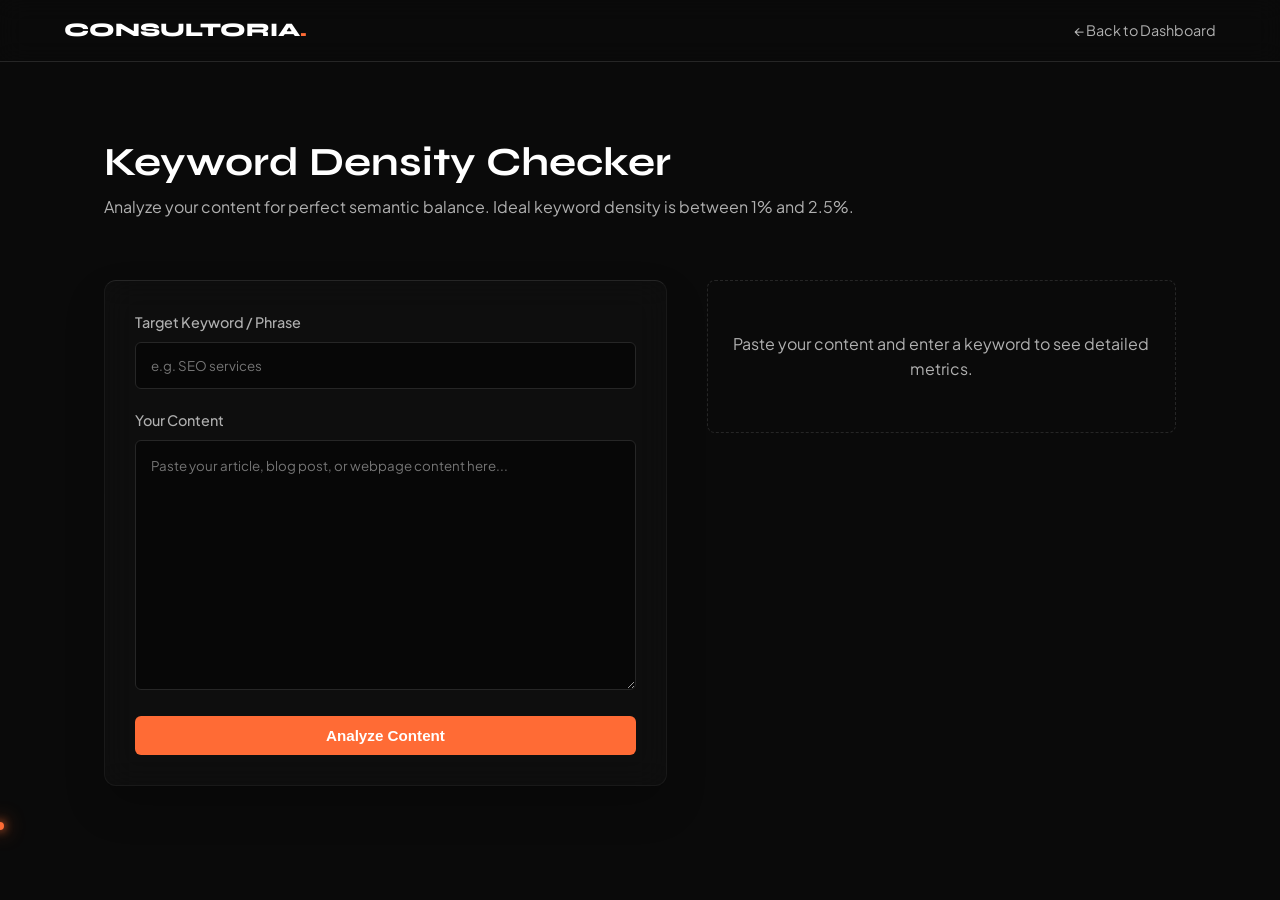
<file: public/tools/keyword-density/index.html>
<!DOCTYPE html>
<html lang="en">
<head>
    <meta charset="UTF-8">
    <meta name="viewport" content="width=device-width, initial-scale=1.0">
    <title>Keyword Density Checker | Consultoria SEO Tools</title>
    
    <link rel="preconnect" href="https://fonts.googleapis.com">
    <link rel="preconnect" href="https://fonts.gstatic.com" crossorigin>
    <link href="https://fonts.googleapis.com/css2?family=Plus+Jakarta+Sans:wght@400;500;600&family=Syne:wght@600;700;800&display=swap" rel="stylesheet">
    
    <link rel="stylesheet" href="../../css/global.css">
   
    <style>
        body { padding-top: 100px; }
        
        .tool-nav {
            position: fixed; top: 0; left: 0; width: 100%;
            padding: 15px 5%; background: rgba(10, 10, 10, 0.9);
            backdrop-filter: blur(12px); border-bottom: 1px solid var(--border-color);
            z-index: 1000; display: flex; justify-content: space-between; align-items: center;
        }
        .tool-nav .logo { font-family: var(--font-heading); font-size: 1.2rem; font-weight: 800; }
        .tool-nav .logo span { color: var(--primary); }
        .back-link { color: var(--text-sec); font-size: 0.9rem; transition: color 0.3s; }
        .back-link:hover { color: var(--text-main); }

        .tool-container {
            max-width: 1200px; margin: 0 auto; padding: 40px 5%;
            display: grid; grid-template-columns: 1.2fr 1fr; gap: 40px;
        }

        .tool-header { grid-column: span 2; margin-bottom: 20px; }
        .tool-header h1 { font-size: 2.5rem; margin-bottom: 10px; }
        .tool-header p { color: var(--text-sec); }

        .glass-panel {
            background: rgba(22, 22, 22, 0.4); backdrop-filter: blur(16px);
            border: 1px solid rgba(255, 255, 255, 0.05);
            border-top: 1px solid rgba(255, 255, 255, 0.1);
            border-radius: 12px; padding: 30px;
            box-shadow: 0 20px 40px rgba(0, 0, 0, 0.2);
            height: fit-content;
        }

        .input-group { margin-bottom: 20px; }
        .input-group label {
            display: block; font-size: 0.9rem; color: var(--text-sec);
            margin-bottom: 8px; font-weight: 500;
        }
        .input-group input, .input-group textarea {
            width: 100%; padding: 14px 15px; background: rgba(0, 0, 0, 0.5);
            border: 1px solid var(--border-color); color: var(--text-main);
            border-radius: 6px; font-family: var(--font-body);
            transition: var(--transition-smooth); outline: none;
        }
        .input-group textarea { height: 250px; resize: vertical; line-height: 1.6; }
        .input-group input:focus, .input-group textarea:focus { border-color: var(--primary); box-shadow: 0 0 10px rgba(255, 107, 53, 0.2); }

        /* Results Dashboard Style */
        .results-area { display: flex; flex-direction: column; gap: 20px; }
        
        .metric-grid {
            display: grid; grid-template-columns: 1fr 1fr; gap: 15px;
        }

        .metric-card {
            background: rgba(10, 10, 10, 0.6); border: 1px solid var(--border-color);
            border-radius: 8px; padding: 20px; text-align: center;
        }
        
        .metric-value { font-size: 2.2rem; font-family: var(--font-heading); font-weight: 700; margin-bottom: 5px; }
        .metric-label { font-size: 0.85rem; color: var(--text-sec); text-transform: uppercase; letter-spacing: 1px; }

        /* Status Card */
        .status-card {
            background: rgba(10, 10, 10, 0.6); border: 1px solid var(--border-color);
            border-radius: 8px; padding: 25px;
        }
        
        .status-header { display: flex; justify-content: space-between; align-items: center; margin-bottom: 15px; }
        .status-title { font-size: 1.1rem; font-weight: 600; }
        .status-badge { padding: 4px 12px; border-radius: 100px; font-size: 0.8rem; font-weight: 700; }

        .progress-bar-bg { width: 100%; height: 8px; background: rgba(255,255,255,0.05); border-radius: 100px; overflow: hidden; margin-bottom: 15px; }
        .progress-bar-fill { height: 100%; width: 0%; transition: width 1s cubic-bezier(0.16, 1, 0.3, 1), background-color 0.5s; }

        .recommendation { font-size: 0.9rem; color: var(--text-sec); line-height: 1.5; padding-top: 15px; border-top: 1px dashed var(--border-color); }

        /* Color Codes */
        .color-optimal { color: #27c93f; }
        .bg-optimal { background-color: #27c93f; box-shadow: 0 0 15px rgba(39, 201, 63, 0.4); }
        .border-optimal { border-color: rgba(39, 201, 63, 0.3); }

        .color-warn { color: #ffbd2e; }
        .bg-warn { background-color: #ffbd2e; box-shadow: 0 0 15px rgba(255, 189, 46, 0.4); }
        .border-warn { border-color: rgba(255, 189, 46, 0.3); }

        .color-danger { color: #ff5f56; }
        .bg-danger { background-color: #ff5f56; box-shadow: 0 0 15px rgba(255, 95, 86, 0.4); }
        .border-danger { border-color: rgba(255, 95, 86, 0.3); }

        .empty-state { text-align: center; color: var(--text-sec); padding: 50px 20px; border: 1px dashed var(--border-color); border-radius: 8px; }

        @media (max-width: 968px) { .tool-container { grid-template-columns: 1fr; } }
    </style>
</head>
<body>

    <nav class="tool-nav">
        <a href="../../index.html" class="logo">CONSULTORIA<span>.</span></a>
        <a href="../../index.html" class="back-link">← Back to Dashboard</a>
    </nav>

    <div class="tool-container">
        <div class="tool-header">
            <h1>Keyword Density Checker</h1>
            <p>Analyze your content for perfect semantic balance. Ideal keyword density is between 1% and 2.5%.</p>
        </div>

        <div class="glass-panel">
            <div class="input-group">
                <label for="targetKeyword">Target Keyword / Phrase</label>
                <input type="text" id="targetKeyword" placeholder="e.g. SEO services">
            </div>
            
            <div class="input-group">
                <label for="contentArea">Your Content</label>
                <textarea id="contentArea" placeholder="Paste your article, blog post, or webpage content here..."></textarea>
            </div>

            <button id="analyzeBtn" class="btn btn-primary" style="width: 100%;">
                Analyze Content
            </button>
        </div>

        <div class="results-area" id="resultsArea">
            <div class="empty-state">
                Paste your content and enter a keyword to see detailed metrics.
            </div>
        </div>
    </div>

    <script>
        document.addEventListener('DOMContentLoaded', () => {
            const analyzeBtn = document.getElementById('analyzeBtn');
            const analyzeBtnText = analyzeBtn.innerHTML;
            
            if (analyzeBtn) {
                analyzeBtn.addEventListener('click', () => {
                    const keywordInput = document.getElementById('targetKeyword').value.trim().toLowerCase();
                    const contentInput = document.getElementById('contentArea').value.trim();
                    const resultsArea = document.getElementById('resultsArea');

                    if (!keywordInput || !contentInput) {
                        alert("Please provide both a Target Keyword and Content to analyze.");
                        return;
                    }

                    analyzeBtn.innerHTML = 'Analyzing...';
                    analyzeBtn.style.opacity = '0.7';
                    analyzeBtn.disabled = true;

                    setTimeout(() => {
                        // Logic for counting words and keywords
                        // Remove punctuation and extra spaces for accurate word count
                        const cleanContent = contentInput.replace(/[^\w\s]/gi, ' ').replace(/\s+/g, ' ');
                        const wordsArray = cleanContent.split(' ').filter(word => word.length > 0);
                        const totalWords = wordsArray.length;

                        // Count exact phrase matches
                        // Escape regex characters in keyword
                        const escapeRegExp = (string) => string.replace(/[.*+?^${}()|[\]\\]/g, '\\$&');
                        const safeKeyword = escapeRegExp(keywordInput);
                        const regex = new RegExp('\\b' + safeKeyword + '\\b', 'gi');
                        
                        const keywordMatches = contentInput.match(regex);
                        const keywordCount = keywordMatches ? keywordMatches.length : 0;

                        // Calculate Density
                        let density = 0;
                        if (totalWords > 0) {
                            // Density formula: (Keyword Count * Words in Keyword) / Total Words
                            const keywordWordCount = keywordInput.split(' ').length;
                            density = ((keywordCount * keywordWordCount) / totalWords) * 100;
                        }
                        
                        const densityFormatted = density.toFixed(2);

                        // Determine Status & Colors
                        let statusText = '';
                        let colorClass = '';
                        let bgClass = '';
                        let borderClass = '';
                        let recommendation = '';
                        
                        // SEO Logic for Density
                        if (density === 0) {
                            statusText = 'MISSING'; colorClass = 'color-danger'; bgClass = 'bg-danger'; borderClass = 'border-danger';
                            recommendation = "Your target keyword does not appear in the content. Try adding it naturally to the introduction and a few headings.";
                        } else if (density > 0 && density < 0.5) {
                            statusText = 'LOW'; colorClass = 'color-warn'; bgClass = 'bg-warn'; borderClass = 'border-warn';
                            recommendation = "Your keyword density is very low. Add the keyword a few more times to give search engines a clearer signal.";
                        } else if (density >= 0.5 && density <= 2.5) {
                            statusText = 'OPTIMAL'; colorClass = 'color-optimal'; bgClass = 'bg-optimal'; borderClass = 'border-optimal';
                            recommendation = "Perfect! Your keyword density is in the sweet spot. Your content looks natural and optimized.";
                        } else if (density > 2.5 && density <= 4) {
                            statusText = 'HIGH'; colorClass = 'color-warn'; bgClass = 'bg-warn'; borderClass = 'border-warn';
                            recommendation = "Your density is getting high. Make sure the content reads naturally to humans. Consider using LSI (synonym) keywords instead.";
                        } else {
                            statusText = 'SPAMMY'; colorClass = 'color-danger'; bgClass = 'bg-danger'; borderClass = 'border-danger';
                            recommendation = "Warning: Keyword stuffing detected! This can lead to Google penalties. Rewrite sentences to remove the keyword and use variations.";
                        }

                        // Cap progress bar at 100% (or visually cap at 5% for SEO scale)
                        let progressPercentage = (density / 5) * 100;
                        if(progressPercentage > 100) progressPercentage = 100;

                        // Build Results UI
                        resultsArea.innerHTML = `
                            <div class="metric-grid fade-up show-element">
                                <div class="metric-card">
                                    <div class="metric-value">${totalWords}</div>
                                    <div class="metric-label">Total Words</div>
                                </div>
                                <div class="metric-card">
                                    <div class="metric-value ${colorClass}">${keywordCount}</div>
                                    <div class="metric-label">Keyword Occurrences</div>
                                </div>
                            </div>

                            <div class="status-card ${borderClass} fade-up show-element" style="transition-delay: 0.1s;">
                                <div class="status-header">
                                    <div class="status-title">Density Score</div>
                                    <div class="status-badge ${colorClass}" style="background: rgba(255,255,255,0.05); border: 1px solid currentColor;">
                                        ${statusText}
                                    </div>
                                </div>
                                
                                <div class="metric-value ${colorClass}" style="font-size: 3rem; margin-bottom: 15px;">${densityFormatted}%</div>
                                
                                <div class="progress-bar-bg">
                                    <div class="progress-bar-fill ${bgClass}" style="width: 0%;"></div>
                                </div>
                                
                                <div class="recommendation">
                                    <strong>AI Analysis:</strong> ${recommendation}
                                </div>
                            </div>
                        `;

                        // Trigger progress bar animation after DOM updates
                        setTimeout(() => {
                            const bar = document.querySelector('.progress-bar-fill');
                            if(bar) bar.style.width = `${progressPercentage}%`;
                        }, 50);

                        analyzeBtn.innerHTML = analyzeBtnText;
                        analyzeBtn.style.opacity = '1';
                        analyzeBtn.disabled = false;

                    }, 600); // 600ms fake processing delay
                });
            }
        });
    </script>

<!-- Cursor -->
<div class="cursor-dot"></div>
<div class="cursor-trail-container" id="trailContainer"></div>
<!-- Cursor End -->

    <script src="../../js/main.js"></script>

</body>
</html>
</file>
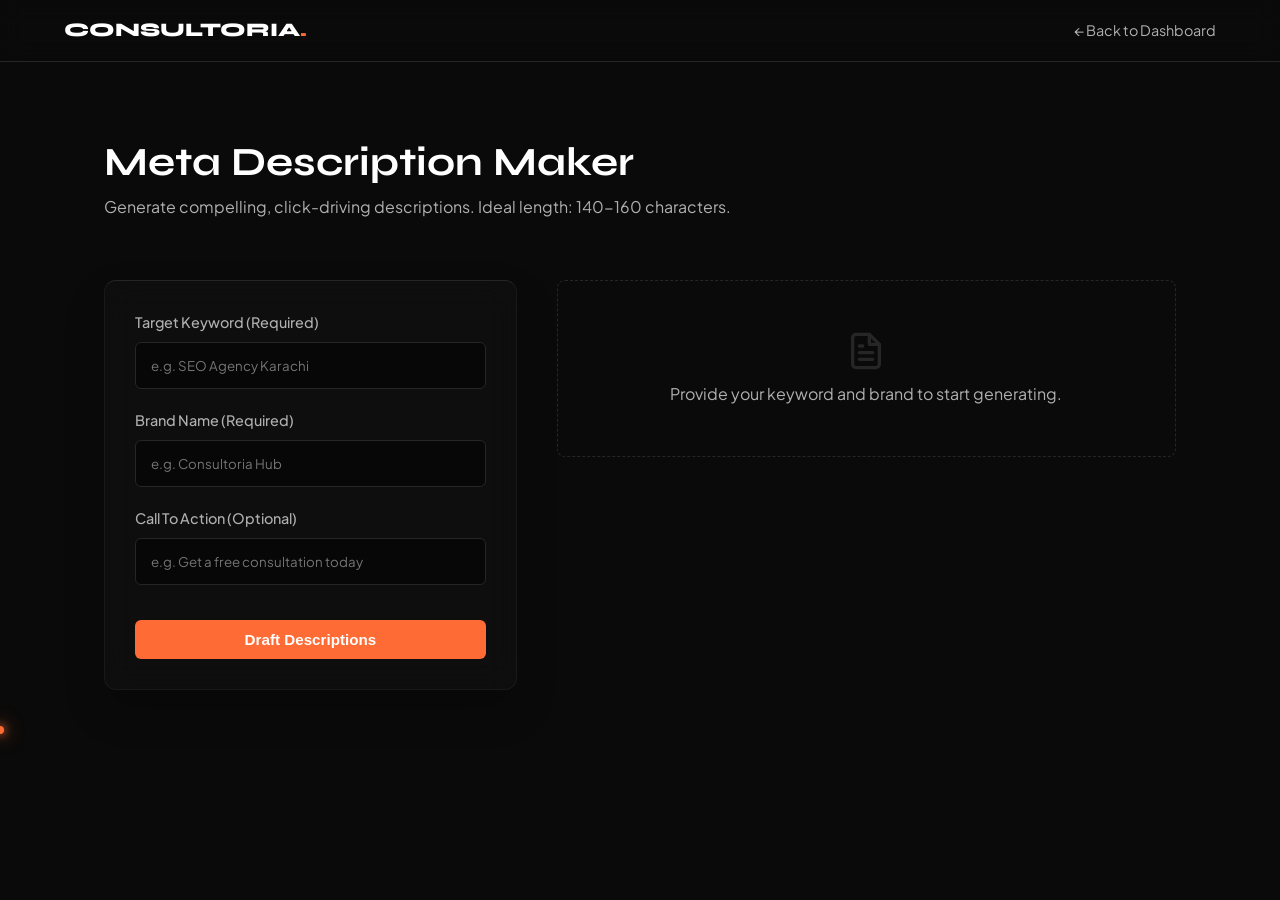
<file: public/tools/meta-description/index.html>
<!DOCTYPE html>
<html lang="en">
<head>
    <meta charset="UTF-8">
    <meta name="viewport" content="width=device-width, initial-scale=1.0">
    <title>Meta Description Generator | Consultoria SEO Tools</title>
    
    <link rel="preconnect" href="https://fonts.googleapis.com">
    <link rel="preconnect" href="https://fonts.gstatic.com" crossorigin>
    <link href="https://fonts.googleapis.com/css2?family=Plus+Jakarta+Sans:wght@400;500;600&family=Syne:wght@600;700;800&display=swap" rel="stylesheet">
    
    <link rel="stylesheet" href="../../css/global.css">

    
    <style>
        /* --- TOOL SPECIFIC STYLING --- */
        body { padding-top: 100px; }
        
        .tool-nav {
            position: fixed; top: 0; left: 0; width: 100%;
            padding: 15px 5%; background: rgba(10, 10, 10, 0.9);
            backdrop-filter: blur(12px); border-bottom: 1px solid var(--border-color);
            z-index: 1000; display: flex; justify-content: space-between; align-items: center;
        }
        .tool-nav .logo { font-family: var(--font-heading); font-size: 1.2rem; font-weight: 800; }
        .tool-nav .logo span { color: var(--primary); }
        .back-link { color: var(--text-sec); font-size: 0.9rem; transition: color 0.3s; }
        .back-link:hover { color: var(--text-main); }

        .tool-container {
            max-width: 1200px; margin: 0 auto; padding: 40px 5%;
            display: grid; grid-template-columns: 1fr 1.5fr; gap: 40px;
        }

        .tool-header { grid-column: span 2; margin-bottom: 20px; }
        .tool-header h1 { font-size: 2.5rem; margin-bottom: 10px; }
        .tool-header p { color: var(--text-sec); }

        .glass-panel {
            background: rgba(22, 22, 22, 0.4); backdrop-filter: blur(16px);
            border: 1px solid rgba(255, 255, 255, 0.05);
            border-top: 1px solid rgba(255, 255, 255, 0.1);
            border-radius: 12px; padding: 30px;
            box-shadow: 0 20px 40px rgba(0, 0, 0, 0.2);
            height: fit-content;
        }

        .input-group { margin-bottom: 20px; }
        .input-group label {
            display: block; font-size: 0.9rem; color: var(--text-sec);
            margin-bottom: 8px; font-weight: 500;
        }
        .input-group input {
            width: 100%; padding: 14px 15px; background: rgba(0, 0, 0, 0.5);
            border: 1px solid var(--border-color); color: var(--text-main);
            border-radius: 6px; font-family: var(--font-body);
            transition: var(--transition-smooth); outline: none;
        }
        .input-group input:focus { border-color: var(--primary); box-shadow: 0 0 10px rgba(255, 107, 53, 0.2); }

        .results-area { display: flex; flex-direction: column; gap: 20px; }
        
        .result-card {
            background: rgba(10, 10, 10, 0.6); border: 1px solid var(--border-color);
            border-radius: 8px; padding: 25px; position: relative;
            transition: transform 0.2s, border-color 0.2s;
        }
        .result-card:hover { border-color: rgba(255, 107, 53, 0.4); transform: translateY(-2px); }
        
        .result-desc { font-size: 1rem; color: #E8EAED; line-height: 1.6; margin-bottom: 15px; }
        
        .result-meta {
            display: flex; justify-content: space-between; align-items: center;
            font-size: 0.85rem; color: var(--text-sec);
            border-top: 1px solid rgba(255,255,255,0.05); padding-top: 15px;
        }

        .count-good { color: #27c93f; }
        .count-warn { color: #ffbd2e; }
        .count-bad { color: #ff5f56; }

        .copy-btn {
            background: transparent; border: 1px solid var(--border-color);
            color: var(--text-sec); padding: 6px 14px; border-radius: 4px;
            cursor: pointer; transition: all 0.2s; font-size: 0.85rem; font-weight: 500;
        }
        .copy-btn:hover { background: rgba(255, 107, 53, 0.1); color: var(--primary); border-color: var(--primary); }

        .empty-state {
            text-align: center; color: var(--text-sec); padding: 50px 20px;
            border: 1px dashed var(--border-color); border-radius: 8px;
            display: flex; flex-direction: column; align-items: center; gap: 10px;
        }

        @media (max-width: 968px) { .tool-container { grid-template-columns: 1fr; } }
    </style>
</head>
<body>

    <nav class="tool-nav">
        <a href="../../index.html" class="logo">CONSULTORIA<span>.</span></a>
        <a href="../../index.html" class="back-link">← Back to Dashboard</a>
    </nav>

    <div class="tool-container">
        <div class="tool-header">
            <h1>Meta Description Maker</h1>
            <p>Generate compelling, click-driving descriptions. Ideal length: 140-160 characters.</p>
        </div>

        <div class="glass-panel">
            <div class="input-group">
                <label for="mainKeyword">Target Keyword (Required)</label>
                <input type="text" id="mainKeyword" placeholder="e.g. SEO Agency Karachi">
            </div>
            
            <div class="input-group">
                <label for="brandName">Brand Name (Required)</label>
                <input type="text" id="brandName" placeholder="e.g. Consultoria Hub">
            </div>
            
            <div class="input-group">
                <label for="ctaInput">Call To Action (Optional)</label>
                <input type="text" id="ctaInput" placeholder="e.g. Get a free consultation today">
            </div>

            <button id="generateBtn" class="btn btn-primary" style="width: 100%; margin-top: 15px;">
                Draft Descriptions
            </button>
        </div>

        <div class="results-area" id="resultsArea">
            <div class="empty-state">
                <svg width="40" height="40" viewBox="0 0 24 24" fill="none" stroke="var(--border-color)" stroke-width="2" stroke-linecap="round" stroke-linejoin="round"><path d="M14 2H6a2 2 0 0 0-2 2v16a2 2 0 0 0 2 2h12a2 2 0 0 0 2-2V8z"></path><polyline points="14 2 14 8 20 8"></polyline><line x1="16" y1="13" x2="8" y2="13"></line><line x1="16" y1="17" x2="8" y2="17"></line><polyline points="10 9 9 9 8 9"></polyline></svg>
                Provide your keyword and brand to start generating.
            </div>
        </div>
    </div>

    <script>
        document.addEventListener('DOMContentLoaded', () => {
            const generateBtn = document.getElementById('generateBtn');
            const generateBtnText = generateBtn.innerHTML;
            
            if (generateBtn) {
                generateBtn.addEventListener('click', () => {
                    const mainInput = document.getElementById('mainKeyword');
                    const brandInput = document.getElementById('brandName');
                    const ctaInput = document.getElementById('ctaInput');
                    const resultsArea = document.getElementById('resultsArea');

                    const main = mainInput.value.trim();
                    const brand = brandInput.value.trim();
                    let cta = ctaInput.value.trim();

                    if (!main || !brand) {
                        alert("Target Keyword and Brand Name are required.");
                        return;
                    }

                    // Default CTA if none provided
                    if(!cta) cta = "Contact us today to learn more and get started.";
                    
                    // Format CTA properly (ensure it ends with punctuation)
                    if (!cta.match(/[.!?]$/)) cta += ".";

                    generateBtn.innerHTML = 'Structuring Sentences...';
                    generateBtn.style.opacity = '0.7';
                    generateBtn.disabled = true;
                    resultsArea.innerHTML = '<div class="empty-state" style="border-color: var(--primary); color: var(--primary);">Crafting semantic variations...</div>';

                    setTimeout(() => {
                        const capitalize = (str) => str.replace(/\b\w/g, l => l.toUpperCase());
                        const mainCap = capitalize(main);
                        const brandCap = capitalize(brand);

                        // Advanced Template Engine for Meta Descriptions
                        const advancedTemplates = [];

                        // 1. Solution-Oriented
                        advancedTemplates.push(`Looking for expert ${mainCap}? ${brandCap} provides industry-leading solutions tailored for your business growth. ${capitalize(cta)}`);
                        
                        // 2. Authority & Trust
                        advancedTemplates.push(`Trust ${brandCap} for premium ${mainCap}. We deliver measurable results and proven strategies to help you dominate your market. ${capitalize(cta)}`);
                        
                        // 3. Direct & Actionable
                        advancedTemplates.push(`Maximize your performance with the best ${mainCap}. Partner with ${brandCap} for innovative strategies and dedicated support. ${capitalize(cta)}`);

                        // 4. Value Proposition
                        advancedTemplates.push(`Unlock your business potential with ${brandCap}'s specialized ${mainCap} services. Experience quality, speed, and reliability. ${capitalize(cta)}`);

                        resultsArea.innerHTML = ''; 

                        advancedTemplates.forEach((desc, index) => {
                            const length = desc.length;
                            let colorClass = 'count-bad';
                            let lengthStatus = 'Too Long/Short';
                            
                            // Google truncates around 155-160 chars
                            if (length >= 140 && length <= 160) {
                                colorClass = 'count-good';
                                lengthStatus = 'Optimal';
                            } else if (length >= 120 && length <= 170) {
                                colorClass = 'count-warn';
                                lengthStatus = 'Acceptable';
                            }

                            // Only show reasonable outputs
                            if (length >= 80 && length <= 220) {
                                const delay = index * 0.1;
                                
                                const cardHTML = `
                                    <div class="result-card fade-up show-element" style="transition-delay: ${delay}s">
                                        <div class="result-desc">${desc}</div>
                                        <div class="result-meta">
                                            <span>
                                                <span class="${colorClass}" style="font-weight: 600;">${lengthStatus}</span> 
                                                <span style="opacity: 0.6; margin-left: 5px;">(${length} chars)</span>
                                            </span>
                                            <button class="copy-btn" onclick="copyToClipboard(this, '${desc.replace(/'/g, "\\'")}')">Copy Description</button>
                                        </div>
                                    </div>
                                `;
                                resultsArea.insertAdjacentHTML('beforeend', cardHTML);
                            }
                        });

                        generateBtn.innerHTML = generateBtnText;
                        generateBtn.style.opacity = '1';
                        generateBtn.disabled = false;

                    }, 800);
                });
            }
        });

        function copyToClipboard(btnElement, text) {
            navigator.clipboard.writeText(text).then(() => {
                const originalText = btnElement.innerText;
                btnElement.innerText = 'Copied! ✓';
                btnElement.style.color = 'var(--text-main)';
                btnElement.style.borderColor = 'var(--primary)';
                btnElement.style.background = 'var(--primary)';
                
                setTimeout(() => {
                    btnElement.innerText = originalText;
                    btnElement.style.color = 'var(--text-sec)';
                    btnElement.style.borderColor = 'var(--border-color)';
                    btnElement.style.background = 'transparent';
                }, 2000);
            });
        }
    </script>

<!-- Cursor -->
<div class="cursor-dot"></div>
<div class="cursor-trail-container" id="trailContainer"></div>
<!-- Cursor End -->

<script src="../../js/main.js"></script>
<script src="../../js/animations.js"></script>       


</body>
</html>
</file>
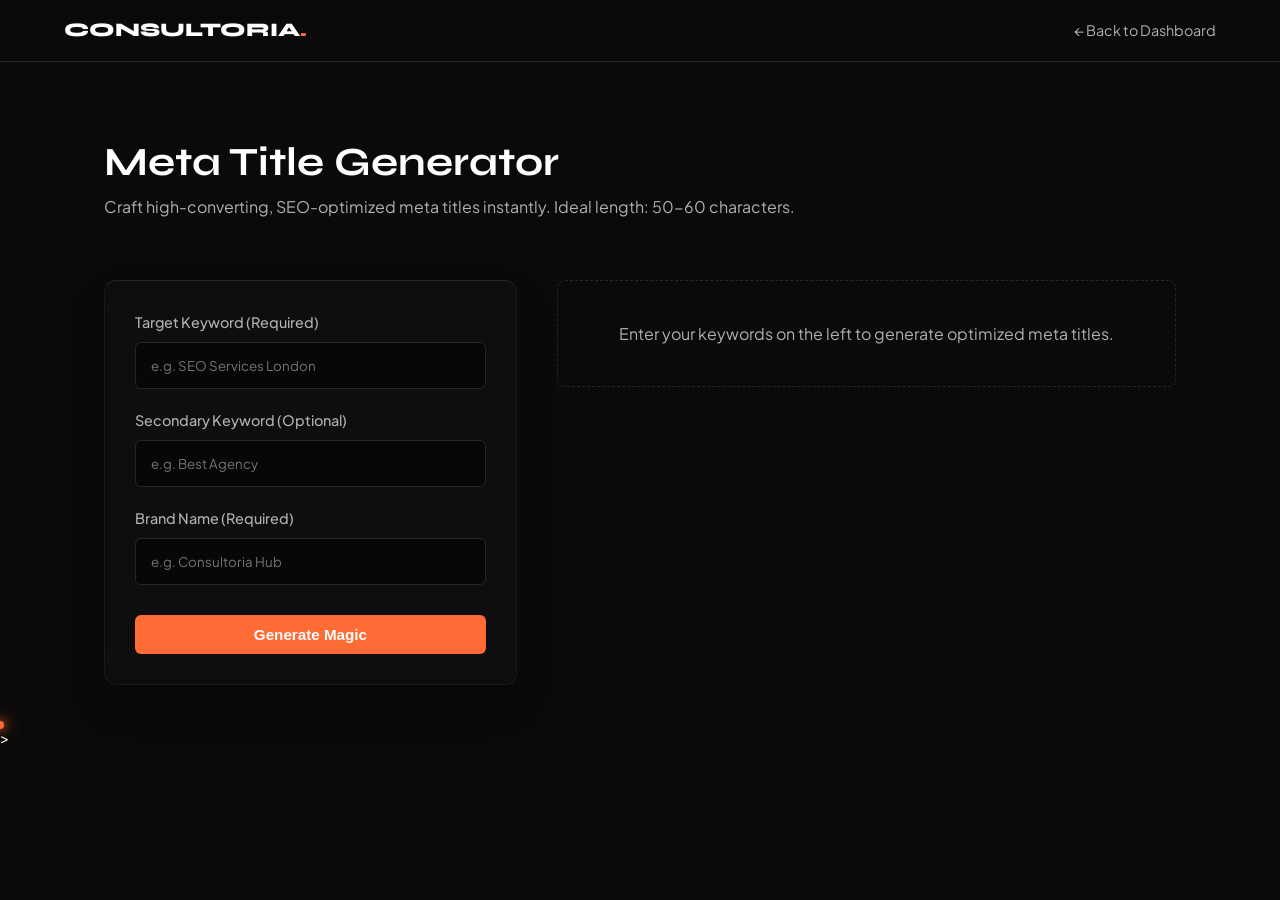
<file: public/tools/meta-title/index.html>
<!DOCTYPE html>
<html lang="en">
<head>
    <meta charset="UTF-8">
    <meta name="viewport" content="width=device-width, initial-scale=1.0">
    <title>Meta Title Generator | Consultoria SEO Tools</title>
    
    <link rel="preconnect" href="https://fonts.googleapis.com">
    <link rel="preconnect" href="https://fonts.gstatic.com" crossorigin>
    <link href="https://fonts.googleapis.com/css2?family=Plus+Jakarta+Sans:wght@400;500;600&family=Syne:wght@600;700;800&display=swap" rel="stylesheet">
    
    <link rel="stylesheet" href="../../css/global.css">
    
    <style>
        /* --- TOOL SPECIFIC STYLING --- */
        body { padding-top: 100px; }
        
        /* Simplified Navbar for Tools Pages */
        .tool-nav {
            position: fixed; top: 0; left: 0; width: 100%;
            padding: 15px 5%; background: rgba(10, 10, 10, 0.9);
            backdrop-filter: blur(12px); border-bottom: 1px solid var(--border-color);
            z-index: 1000; display: flex; justify-content: space-between; align-items: center;
        }
        .tool-nav .logo { font-family: var(--font-heading); font-size: 1.2rem; font-weight: 800; }
        .tool-nav .logo span { color: var(--primary); }
        .back-link { color: var(--text-sec); font-size: 0.9rem; transition: color 0.3s; }
        .back-link:hover { color: var(--text-main); }

        /* Tool Layout */
        .tool-container {
            max-width: 1200px; margin: 0 auto; padding: 40px 5%;
            display: grid; grid-template-columns: 1fr 1.5fr; gap: 40px;
        }

        .tool-header { grid-column: span 2; margin-bottom: 20px; }
        .tool-header h1 { font-size: 2.5rem; margin-bottom: 10px; }
        .tool-header p { color: var(--text-sec); }

        /* Input Form Panel */
        .glass-panel {
            background: rgba(22, 22, 22, 0.4); backdrop-filter: blur(16px);
            border: 1px solid rgba(255, 255, 255, 0.05);
            border-top: 1px solid rgba(255, 255, 255, 0.1);
            border-radius: 12px; padding: 30px;
            box-shadow: 0 20px 40px rgba(0, 0, 0, 0.2);
        }

        .input-group { margin-bottom: 20px; }
        .input-group label {
            display: block; font-size: 0.9rem; color: var(--text-sec);
            margin-bottom: 8px; font-weight: 500;
        }
        .input-group input {
            width: 100%; padding: 14px 15px; background: rgba(0, 0, 0, 0.5);
            border: 1px solid var(--border-color); color: var(--text-main);
            border-radius: 6px; font-family: var(--font-body);
            transition: var(--transition-smooth); outline: none;
        }
        .input-group input:focus { border-color: var(--primary); box-shadow: 0 0 10px rgba(255, 107, 53, 0.2); }

        /* Results Panel */
        .results-area { display: flex; flex-direction: column; gap: 20px; }
        
        .result-card {
            background: rgba(10, 10, 10, 0.6); border: 1px solid var(--border-color);
            border-radius: 8px; padding: 20px; position: relative;
            transition: transform 0.2s, border-color 0.2s;
        }
        .result-card:hover { border-color: rgba(255, 107, 53, 0.4); transform: translateY(-2px); }
        
        .result-title { font-size: 1.1rem; color: #1a0dab; /* Google Blue style */ margin-bottom: 10px; font-weight: 600; letter-spacing: 0.2px; }
        
        .result-meta {
            display: flex; justify-content: space-between; align-items: center;
            font-size: 0.85rem; color: var(--text-sec); margin-top: 15px;
            border-top: 1px solid rgba(255,255,255,0.05); padding-top: 10px;
        }

        /* Character Count Indicator */
        .char-count { font-family: monospace; font-size: 1rem; }
        .count-good { color: #27c93f; }
        .count-warn { color: #ffbd2e; }
        .count-bad { color: #ff5f56; }

        .copy-btn {
            background: transparent; border: 1px solid var(--border-color);
            color: var(--text-sec); padding: 5px 12px; border-radius: 4px;
            cursor: pointer; transition: all 0.2s; font-size: 0.8rem;
        }
        .copy-btn:hover { background: rgba(255, 107, 53, 0.1); color: var(--primary); border-color: var(--primary); }

        .empty-state {
            text-align: center; color: var(--text-sec); padding: 40px;
            border: 1px dashed var(--border-color); border-radius: 8px;
        }

        @media (max-width: 968px) { .tool-container { grid-template-columns: 1fr; } }
    </style>
</head>
<body>

    <nav class="tool-nav">
        <a href="../../index.html" class="logo">CONSULTORIA<span>.</span></a>
        <a href="../../index.html" class="back-link">← Back to Dashboard</a>
    </nav>

    <div class="tool-container">
        <div class="tool-header">
            <h1>Meta Title Generator</h1>
            <p>Craft high-converting, SEO-optimized meta titles instantly. Ideal length: 50-60 characters.</p>
        </div>

        <div class="glass-panel">
            <div class="input-group">
                <label for="mainKeyword">Target Keyword (Required)</label>
                <input type="text" id="mainKeyword" placeholder="e.g. SEO Services London">
            </div>
            
            <div class="input-group">
                <label for="secKeyword">Secondary Keyword (Optional)</label>
                <input type="text" id="secKeyword" placeholder="e.g. Best Agency">
            </div>
            
            <div class="input-group">
                <label for="brandName">Brand Name (Required)</label>
                <input type="text" id="brandName" placeholder="e.g. Consultoria Hub">
            </div>

            <button id="generateBtn" class="btn btn-primary" style="width: 100%; margin-top: 10px;">
                Generate Magic
            </button>
        </div>

        <div class="results-area" id="resultsArea">
            <div class="empty-state">
                Enter your keywords on the left to generate optimized meta titles.
            </div>
            </div>
    </div>

<script>
        document.addEventListener('DOMContentLoaded', () => {
            const generateBtn = document.getElementById('generateBtn');
            const generateBtnText = generateBtn.innerHTML;
            
            if (generateBtn) {
                generateBtn.addEventListener('click', () => {
                    const mainInput = document.getElementById('mainKeyword');
                    const secInput = document.getElementById('secKeyword');
                    const brandInput = document.getElementById('brandName');
                    const resultsArea = document.getElementById('resultsArea');

                    const main = mainInput.value.trim();
                    const sec = secInput.value.trim();
                    const brand = brandInput.value.trim();

                    if (!main || !brand) {
                        alert("Please enter Target Keyword and Brand Name!");
                        return;
                    }

                    // Simulated Processing State (For Premium SaaS Feel)
                    generateBtn.innerHTML = 'Analyzing Search Intent...';
                    generateBtn.style.opacity = '0.7';
                    generateBtn.disabled = true;
                    resultsArea.innerHTML = '<div class="empty-state" style="border-color: var(--primary); color: var(--primary);">Applying SEO heuristics...</div>';

                    setTimeout(() => {
                        // Advanced Power Words & Formats
                        const year = new Date().getFullYear();
                        
                        // Capitalize helper function
                        const capitalize = (str) => str.replace(/\b\w/g, l => l.toUpperCase());
                        
                        const mainCap = capitalize(main);
                        const secCap = sec ? capitalize(sec) : '';
                        const brandCap = capitalize(brand);

                        // Advanced Template Engine categorized by Intent
                        const advancedTemplates = [];

                        // 1. High-Intent / Commercial (To drive conversions)
                        advancedTemplates.push(`Hire the Best ${mainCap} Experts | ${brandCap}`);
                        advancedTemplates.push(`${mainCap} Services - Top Rated Agency | ${brandCap}`);
                        if(secCap) advancedTemplates.push(`Premium ${mainCap} & ${secCap} | ${brandCap}`);

                        // 2. Action-Oriented (High CTR)
                        advancedTemplates.push(`Boost Your ROI with Expert ${mainCap} | ${brandCap}`);
                        advancedTemplates.push(`Get Results Fast: ${mainCap} Solutions | ${brandCap}`);
                        
                        // 3. Authority / Trust (Brand focused)
                        advancedTemplates.push(`${brandCap}: The #1 Choice for ${mainCap}`);
                        if(secCap) advancedTemplates.push(`${mainCap} Specialists - Trusted for ${secCap} | ${brandCap}`);
                        
                        // 4. Time-Sensitive / Freshness (Google loves this)
                        advancedTemplates.push(`Top ${mainCap} Strategies for ${year} | ${brandCap}`);
                        advancedTemplates.push(`${mainCap}: Proven Results in ${year} | ${brandCap}`);

                        // 5. Niche/Specific (If secondary keyword exists)
                        if(secCap) {
                            advancedTemplates.push(`${secCap} Focused ${mainCap} | Get Started | ${brandCap}`);
                        } else {
                            advancedTemplates.push(`Custom ${mainCap} Tailored For Your Growth | ${brandCap}`);
                        }

                        resultsArea.innerHTML = ''; // Clear processing state

                        // Render Logic
                        advancedTemplates.forEach((title, index) => {
                            const length = title.length;
                            let colorClass = 'count-bad';
                            let lengthStatus = 'Too Long/Short';
                            
                            // Perfect SEO length logic (50-60 is ideal, 40-65 is acceptable)
                            if (length >= 50 && length <= 60) {
                                colorClass = 'count-good';
                                lengthStatus = 'Optimal';
                            } else if (length >= 40 && length <= 65) {
                                colorClass = 'count-warn';
                                lengthStatus = 'Acceptable';
                            }

                            // Only show titles that aren't completely broken in length (under 30 or over 80)
                            if (length >= 30 && length <= 75) {
                                const delay = index * 0.1; // Staggered entrance animation
                                
                                const cardHTML = `
                                    <div class="result-card fade-up show-element" style="transition-delay: ${delay}s">
                                        <div class="result-title" style="color: #fff; font-size: 1.15rem;">${title}</div>
                                        <div class="result-meta">
                                            <span>
                                                <span class="${colorClass}" style="font-weight: 600;">${lengthStatus}</span> 
                                                <span style="opacity: 0.6; margin-left: 5px;">(${length} chars)</span>
                                            </span>
                                            <button class="copy-btn" onclick="copyToClipboard(this, '${title.replace(/'/g, "\\'")}')">Copy</button>
                                        </div>
                                    </div>
                                `;
                                resultsArea.insertAdjacentHTML('beforeend', cardHTML);
                            }
                        });

                        // Restore Button
                        generateBtn.innerHTML = generateBtnText;
                        generateBtn.style.opacity = '1';
                        generateBtn.disabled = false;

                    }, 800); // 800ms delay to feel like the algorithm is "thinking"
                });
            }
        });

        function copyToClipboard(btnElement, text) {
            navigator.clipboard.writeText(text).then(() => {
                const originalText = btnElement.innerText;
                btnElement.innerText = 'Copied! ✓';
                btnElement.style.color = 'var(--primary)';
                btnElement.style.borderColor = 'var(--primary)';
                btnElement.style.background = 'rgba(255, 107, 53, 0.1)';
                
                setTimeout(() => {
                    btnElement.innerText = originalText;
                    btnElement.style.color = '';
                    btnElement.style.borderColor = '';
                    btnElement.style.background = 'transparent';
                }, 2000);
            });
        }
    </script>

<!-- Cursor -->
<div class="cursor-dot"></div>
<div class="cursor-trail-container" id="trailContainer"></div>
<!-- Cursor End -->

<script src="../../js/main.js"></script>
<script src="../../js/animations.js"></script>        

</body>
</html>>
</file>
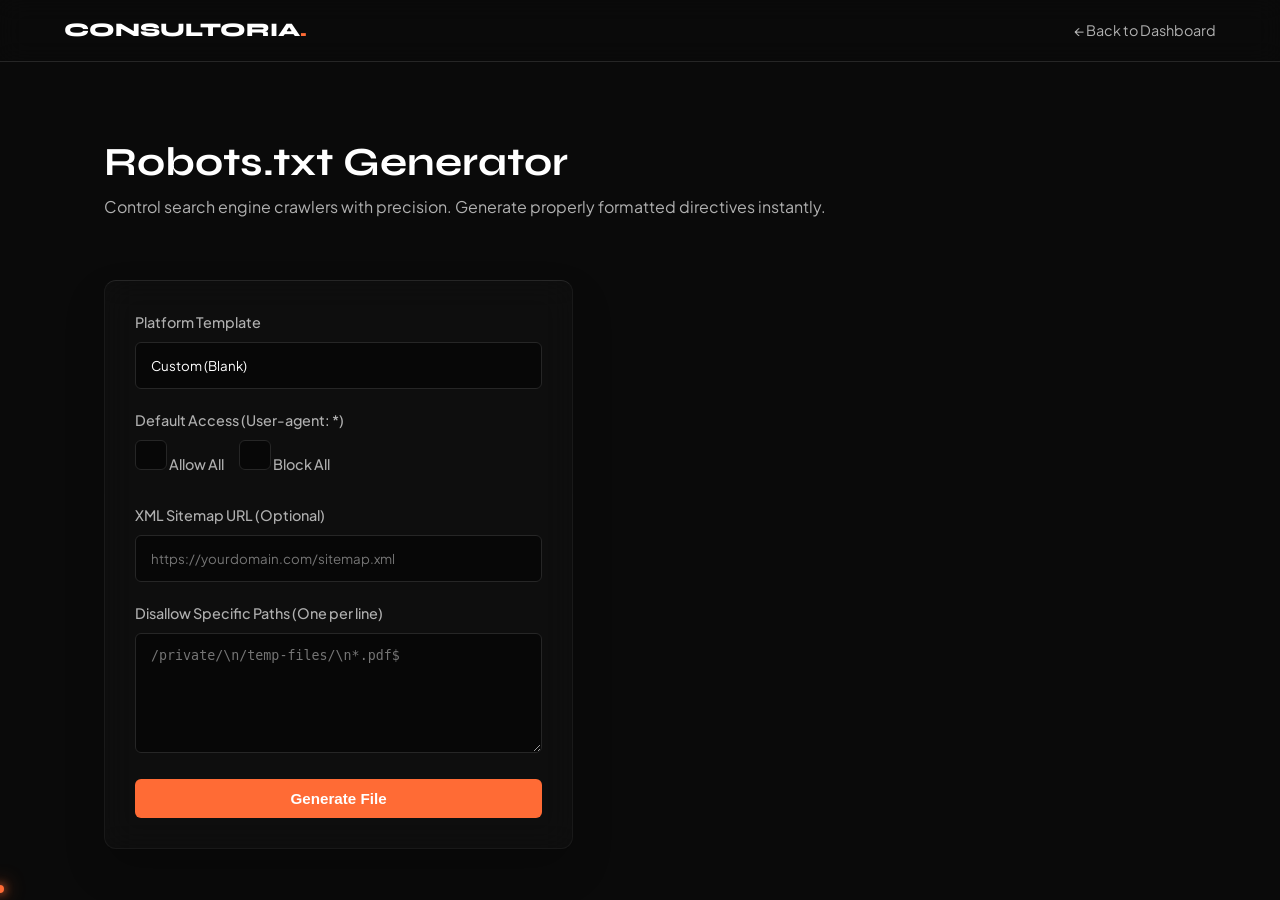
<file: public/tools/robots-txt/index.html>
<!DOCTYPE html>
<html lang="en">
<head>
    <meta charset="UTF-8">
    <meta name="viewport" content="width=device-width, initial-scale=1.0">
    <title>Robots.txt Generator | Consultoria SEO Tools</title>
    
    <link rel="preconnect" href="https://fonts.googleapis.com">
    <link rel="preconnect" href="https://fonts.gstatic.com" crossorigin>
    <link href="https://fonts.googleapis.com/css2?family=Plus+Jakarta+Sans:wght@400;500;600&family=Syne:wght@600;700;800&display=swap" rel="stylesheet">
    
    <link rel="stylesheet" href="../../css/global.css">
    
    <style>
        /* --- TOOL SPECIFIC STYLING --- */
        body { padding-top: 100px; }
        
        .tool-nav {
            position: fixed; top: 0; left: 0; width: 100%;
            padding: 15px 5%; background: rgba(10, 10, 10, 0.9);
            backdrop-filter: blur(12px); border-bottom: 1px solid var(--border-color);
            z-index: 1000; display: flex; justify-content: space-between; align-items: center;
        }
        .tool-nav .logo { font-family: var(--font-heading); font-size: 1.2rem; font-weight: 800; }
        .tool-nav .logo span { color: var(--primary); }
        .back-link { color: var(--text-sec); font-size: 0.9rem; transition: color 0.3s; }
        .back-link:hover { color: var(--text-main); }

        .tool-container {
            max-width: 1200px; margin: 0 auto; padding: 40px 5%;
            display: grid; grid-template-columns: 1fr 1.2fr; gap: 40px;
        }

        .tool-header { grid-column: span 2; margin-bottom: 20px; }
        .tool-header h1 { font-size: 2.5rem; margin-bottom: 10px; }
        .tool-header p { color: var(--text-sec); }

        .glass-panel {
            background: rgba(22, 22, 22, 0.4); backdrop-filter: blur(16px);
            border: 1px solid rgba(255, 255, 255, 0.05);
            border-top: 1px solid rgba(255, 255, 255, 0.1);
            border-radius: 12px; padding: 30px;
            box-shadow: 0 20px 40px rgba(0, 0, 0, 0.2);
            height: fit-content;
        }

        .input-group { margin-bottom: 20px; }
        .input-group label {
            display: block; font-size: 0.9rem; color: var(--text-sec);
            margin-bottom: 8px; font-weight: 500;
        }
        .input-group input, .input-group select, .input-group textarea {
            width: 100%; padding: 14px 15px; background: rgba(0, 0, 0, 0.5);
            border: 1px solid var(--border-color); color: var(--text-main);
            border-radius: 6px; font-family: var(--font-body);
            transition: var(--transition-smooth); outline: none;
            -webkit-appearance: none; /* For standardizing selects */
        }
        .input-group textarea { height: 120px; resize: vertical; font-family: monospace; }
        .input-group input:focus, .input-group select:focus, .input-group textarea:focus { border-color: var(--primary); box-shadow: 0 0 10px rgba(255, 107, 53, 0.2); }

        /* Danger/Warning toggle styling */
        .radio-group { display: flex; gap: 15px; margin-top: 5px; }
        .radio-label {
            display: flex; align-items: center; gap: 8px; cursor: pointer;
            font-size: 0.9rem; color: var(--text-main);
        }
        .radio-label input[type="radio"] { width: auto; accent-color: var(--primary); }
        .warning-text { color: #ff5f56; font-size: 0.8rem; margin-top: 5px; display: none; }

        /* Results Editor Style */
        .editor-container {
            background: #111; border: 1px solid var(--border-color);
            border-radius: 8px; overflow: hidden; position: relative;
        }
        
        .editor-header {
            display: flex; justify-content: space-between; align-items: center;
            background: #1a1a1a; padding: 12px 20px; border-bottom: 1px solid var(--border-color);
        }
        
        .editor-title { font-size: 0.85rem; color: var(--text-sec); font-family: monospace; display: flex; align-items: center; gap: 8px;}
        .editor-title::before { content: ''; width: 8px; height: 8px; background: var(--primary); border-radius: 50%; }

        .editor-actions { display: flex; gap: 10px; }
        
        .editor-btn {
            background: transparent; border: 1px solid var(--border-color);
            color: var(--text-sec); padding: 5px 12px; border-radius: 4px;
            cursor: pointer; transition: all 0.2s; font-size: 0.8rem;
        }
        .editor-btn:hover { background: rgba(255, 107, 53, 0.1); color: var(--primary); border-color: var(--primary); }
        .btn-fill { background: rgba(255, 255, 255, 0.05); }

        .editor-body { padding: 25px; min-height: 300px; }
        .editor-body pre { font-family: monospace; color: #E8EAED; font-size: 0.95rem; line-height: 1.6; white-space: pre-wrap; }
        
        /* Syntax highlighting classes */
        .syn-comment { color: #6a9955; }
        .syn-keyword { color: #569cd6; font-weight: 600; }
        .syn-value { color: #ce9178; }

        .empty-state { text-align: center; color: var(--text-sec); padding: 50px 20px; }

        @media (max-width: 968px) { .tool-container { grid-template-columns: 1fr; } }
    </style>
</head>
<body>

    <nav class="tool-nav">
        <a href="../../index.html" class="logo">CONSULTORIA<span>.</span></a>
        <a href="../../index.html" class="back-link">← Back to Dashboard</a>
    </nav>

    <div class="tool-container">
        <div class="tool-header">
            <h1>Robots.txt Generator</h1>
            <p>Control search engine crawlers with precision. Generate properly formatted directives instantly.</p>
        </div>

        <div class="glass-panel">
            <div class="input-group">
                <label for="cmsTemplate">Platform Template</label>
                <select id="cmsTemplate">
                    <option value="custom">Custom (Blank)</option>
                    <option value="wordpress">WordPress Optimized</option>
                    <option value="shopify">Shopify Optimized</option>
                </select>
            </div>

            <div class="input-group">
                <label>Default Access (User-agent: *)</label>
                <div class="radio-group">
                    <label class="radio-label">
                        <input type="radio" name="defaultAccess" value="allow" checked> Allow All
                    </label>
                    <label class="radio-label">
                        <input type="radio" name="defaultAccess" value="disallow"> Block All
                    </label>
                </div>
                <div id="blockWarning" class="warning-text">⚠️ Warning: This will hide your entire site from Google.</div>
            </div>

            <div class="input-group">
                <label for="sitemapUrl">XML Sitemap URL (Optional)</label>
                <input type="url" id="sitemapUrl" placeholder="https://yourdomain.com/sitemap.xml">
            </div>

            <div class="input-group">
                <label for="customPaths">Disallow Specific Paths (One per line)</label>
                <textarea id="customPaths" placeholder="/private/\n/temp-files/\n*.pdf$"></textarea>
            </div>

            <button id="generateBtn" class="btn btn-primary" style="width: 100%;">
                Generate File
            </button>
        </div>

        <div class="editor-container fade-up" style="opacity: 0; transform: translateY(20px); transition: all 0.5s;">
            <div class="editor-header">
                <div class="editor-title">robots.txt</div>
                <div class="editor-actions">
                    <button class="editor-btn" id="copyBtn" style="display: none;">Copy</button>
                    <button class="editor-btn btn-fill" id="downloadBtn" style="display: none;">Download .txt</button>
                </div>
            </div>
            <div class="editor-body">
                <div class="empty-state" id="editorEmpty">
                    Configure your settings on the left to generate the robots.txt code.
                </div>
                <pre id="editorOutput" style="display: none;"></pre>
            </div>
        </div>
    </div>

    <script>
        document.addEventListener('DOMContentLoaded', () => {
            const generateBtn = document.getElementById('generateBtn');
            const copyBtn = document.getElementById('copyBtn');
            const downloadBtn = document.getElementById('downloadBtn');
            const editorContainer = document.querySelector('.editor-container');
            const editorEmpty = document.getElementById('editorEmpty');
            const editorOutput = document.getElementById('editorOutput');
            const blockRadios = document.querySelectorAll('input[name="defaultAccess"]');
            const warningText = document.getElementById('blockWarning');
            const cmsTemplate = document.getElementById('cmsTemplate');
            const customPathsTextarea = document.getElementById('customPaths');

            // Toggle Warning
            blockRadios.forEach(radio => {
                radio.addEventListener('change', (e) => {
                    warningText.style.display = e.target.value === 'disallow' ? 'block' : 'none';
                });
            });

            // Template Auto-fill
            const templates = {
                wordpress: "/wp-admin/\n/wp-login.php\n/xmlrpc.php\n*?replytocom",
                shopify: "/admin\n/cart\n/checkout\n/orders\n*?customer_posted=true",
                custom: ""
            };

            cmsTemplate.addEventListener('change', (e) => {
                customPathsTextarea.value = templates[e.target.value];
            });

            // Generate Logic
            if (generateBtn) {
                generateBtn.addEventListener('click', () => {
                    const access = document.querySelector('input[name="defaultAccess"]:checked').value;
                    const sitemap = document.getElementById('sitemapUrl').value.trim();
                    const customPaths = customPathsTextarea.value.trim().split('\n').filter(p => p.trim() !== '');

                    let outputRaw = "";
                    let outputHTML = "";

                    // Header Comment
                    const date = new Date().toISOString().split('T')[0];
                    outputRaw += `# Generated by Consultoria Hub Agency [${date}]\n`;
                    outputHTML += `<span class="syn-comment"># Generated by Consultoria Hub Agency [${date}]</span>\n`;
                    
                    // User Agent
                    outputRaw += `User-agent: *\n`;
                    outputHTML += `<span class="syn-keyword">User-agent:</span> <span class="syn-value">*</span>\n`;

                    // Access Rules
                    if (access === 'disallow') {
                        outputRaw += `Disallow: /\n`;
                        outputHTML += `<span class="syn-keyword">Disallow:</span> <span class="syn-value">/</span>\n`;
                    } else {
                        if (customPaths.length === 0) {
                            outputRaw += `Allow: /\n`;
                            outputHTML += `<span class="syn-keyword">Allow:</span> <span class="syn-value">/</span>\n`;
                        } else {
                            customPaths.forEach(path => {
                                outputRaw += `Disallow: ${path.trim()}\n`;
                                outputHTML += `<span class="syn-keyword">Disallow:</span> <span class="syn-value">${path.trim()}</span>\n`;
                            });
                        }
                    }

                    // Sitemap
                    if (sitemap) {
                        outputRaw += `\nSitemap: ${sitemap}\n`;
                        outputHTML += `\n<span class="syn-keyword">Sitemap:</span> <span class="syn-value">${sitemap}</span>\n`;
                    }

                    // UI Updates
                    editorEmpty.style.display = 'none';
                    editorOutput.style.display = 'block';
                    editorOutput.innerHTML = outputHTML;
                    copyBtn.style.display = 'block';
                    downloadBtn.style.display = 'block';
                    
                    editorContainer.style.opacity = '1';
                    editorContainer.style.transform = 'translateY(0)';

                    // Store raw text for copy/download
                    editorOutput.setAttribute('data-raw', outputRaw);
                });
            }

            // Copy Action
            copyBtn.addEventListener('click', () => {
                const text = editorOutput.getAttribute('data-raw');
                navigator.clipboard.writeText(text).then(() => {
                    const originalText = copyBtn.innerText;
                    copyBtn.innerText = 'Copied!';
                    copyBtn.style.color = 'var(--primary)';
                    copyBtn.style.borderColor = 'var(--primary)';
                    setTimeout(() => {
                        copyBtn.innerText = originalText;
                        copyBtn.style.color = '';
                        copyBtn.style.borderColor = '';
                    }, 2000);
                });
            });

            // Download Action
            downloadBtn.addEventListener('click', () => {
                const text = editorOutput.getAttribute('data-raw');
                const blob = new Blob([text], { type: 'text/plain' });
                const url = window.URL.createObjectURL(blob);
                const a = document.createElement('a');
                a.href = url;
                a.download = 'robots.txt';
                document.body.appendChild(a);
                a.click();
                document.body.removeChild(a);
                window.URL.revokeObjectURL(url);
            });
        });
    </script>

<!-- Cursor -->
<div class="cursor-dot"></div>
<div class="cursor-trail-container" id="trailContainer"></div>
<!-- Cursor End -->

<script src="../../js/main.js"></script>
<script src="../../js/animations.js"></script>
        
</body>
</html>
</file>
<file: public/css/global.css>
/* --- PREMIUM NEON TRAIL CURSOR (BULLETPROOF) --- */

/* Force hide default cursor EVERYWHERE */
* {
    cursor: none !important;
}

/* Main Cursor Dot - Unbeatable Z-Index */
.cursor-dot {
    width: 8px;
    height: 8px;
    background-color: var(--primary);
    border-radius: 50%;
    position: fixed;
    pointer-events: none;
    z-index: 999999 !important; /* Always on top of everything */
    transform: translate(-50%, -50%);
    box-shadow: 0 0 10px var(--primary), 0 0 20px var(--primary);
    transition: width 0.2s, height 0.2s;
}

/* Trail Container */
.cursor-trail-container {
    position: fixed;
    top: 0;
    left: 0;
    width: 100vw;
    height: 100vh;
    pointer-events: none;
    z-index: 999998 !important; /* Just below main dot */
    overflow: hidden; /* Prevents scrollbar glitches */
}

.trail-ring {
    position: absolute;
    width: 10px;
    height: 10px;
    border: 2px solid var(--primary);
    border-radius: 50%;
    pointer-events: none;
    transform: translate(-50%, -50%) scale(1);
    opacity: 1;
    animation: ringExplodeFade 0.6s ease-out forwards;
}

.cursor-dot.hovering {
    width: 20px;
    height: 20px;
    background-color: rgba(255, 107, 53, 0.2);
    border: 2px solid var(--primary);
}

@keyframes ringExplodeFade {
    0% { transform: translate(-50%, -50%) scale(1); opacity: 1; border-width: 2px; }
    100% { transform: translate(-50%, -50%) scale(3); opacity: 0; border-width: 1px; }
}

/* Animation: Expands and Fades out */
@keyframes ringExplodeFade {
    0% {
        transform: translate(-50%, -50%) scale(1);
        opacity: 1;
        border-width: 2px;
    }
    100% {
        transform: translate(-50%, -50%) scale(3); /* Expands 3x */
        opacity: 0; /* Vanishes */
        border-width: 1px;
    }
}

/* --- CSS VARIABLES (Design System) --- */
:root {
    --primary: #FF6B35;
    --bg-dark: #0A0A0A;
    --card-bg: #161616;
    --border-color: #262626;
    --text-main: #FFFFFF;
    --text-sec: #B0B0B0;
    
    --font-heading: 'Syne', sans-serif;
    --font-body: 'Plus Jakarta Sans', sans-serif;
    
    --transition-smooth: all 0.3s cubic-bezier(0.25, 0.8, 0.25, 1);
}

/* --- RESET & BASE --- */
* {
    margin: 0;
    padding: 0;
    box-sizing: border-box;
}

body {
    background-color: var(--bg-dark);
    color: var(--text-main);
    font-family: var(--font-body);
    line-height: 1.6;
    -webkit-font-smoothing: antialiased;
    overflow-x: hidden;
}

h1, h2, h3, h4, h5, h6 {
    font-family: var(--font-heading);
    font-weight: 700;
    line-height: 1.1;
}

a {
    text-decoration: none;
    color: inherit;
}

/* --- GLOBAL COMPONENTS --- */
.btn {
    display: inline-flex;
    align-items: center;
    justify-content: center;
    padding: 10px 24px;
    border-radius: 6px;
    font-weight: 600;
    font-size: 0.95rem;
    transition: var(--transition-smooth);
    cursor: pointer;
    border: 1px solid transparent;
}

.btn-large {
    padding: 14px 32px;
    font-size: 1rem;
}

.btn-primary {
    background-color: var(--primary);
    color: var(--text-main);
}

.btn-primary:hover {
    background-color: #e55a2b;
    transform: translateY(-2px);
    box-shadow: 0 8px 20px rgba(255, 107, 53, 0.25);
}

.btn-secondary {
    background-color: transparent;
    color: var(--text-main);
    border-color: var(--border-color);
}

.btn-secondary:hover {
    background-color: var(--card-bg);
    border-color: var(--text-sec);
}

/* --- UTILITIES & SCROLL ANIMATIONS --- */
.fade-up {
    opacity: 0;
    transform: translateY(30px);
    transition: opacity 0.8s cubic-bezier(0.16, 1, 0.3, 1), transform 0.8s cubic-bezier(0.16, 1, 0.3, 1);
    will-change: opacity, transform; /* Boosts Performance */
}

/* Ye class animations.js add karega jab element screen par aayega */
.fade-up.show-element {
    opacity: 1;
    transform: translateY(0);
}
</file>
<file: public/css/components.css>
/* Container constraint */
.container {
    width: 100%;
    max-width: 1280px;
    margin: auto;
    padding: 0 20px;
}

/* Navbar Flexbox */
.navbar {
    position: fixed;
    top: 0;
    width: 100%;
    z-index: 1000;
    transition: 0.3s ease;
}

.nav-wrapper {
    display: flex;
    align-items: center;
    justify-content: space-between;
    height: 90px;
}

.nav-links {
    display: flex;
    gap: 30px;
}

.nav-links a {
    color: var(--text-primary);
    text-decoration: none;
    font-weight: 500;
}

.nav-links a:hover {
    color: var(--primary);
}
</file>
<file: public/css/homepage.css>
/* =========================================
   1. NAVBAR
========================================= */
.navbar {
    position: fixed;
    top: 0;
    left: 0;
    width: 100%;
    padding: 20px 0;
    z-index: 1000;
    transition: var(--transition-smooth);
    background: transparent;
}

.navbar.scrolled {
    padding: 15px 0;
    background: rgba(10, 10, 10, 0.7);
    backdrop-filter: blur(12px);
    border-bottom: 1px solid var(--border-color);
}

.nav-container {
    max-width: 1400px;
    margin: 0 auto;
    padding: 0 5%;
    display: flex;
    justify-content: space-between;
    align-items: center;
}

.logo {
    display: flex;
    align-items: center;
}

.nav-links {
    display: flex;
    gap: 40px;
}

.nav-links a {
    font-size: 0.95rem;
    color: var(--text-sec);
    font-weight: 500;
    transition: color 0.2s ease;
}

.nav-links a:hover {
    color: var(--text-main);
}

/* =========================================
   2. HERO SECTION (BASE & LAYOUT)
========================================= */
.hero {
    min-height: 100vh;
    display: flex;
    align-items: center;
    padding-top: 80px; /* Offset for nav */
    position: relative;
    overflow: hidden;
}

.hero-container {
    max-width: 1400px;
    margin: 0 auto;
    padding: 0 5%;
    display: grid;
    grid-template-columns: 1fr 1fr;
    gap: 60px;
    align-items: center;
    position: relative;
    z-index: 1; /* Keeps content above ambient glow */
}

/* Hero Left: Typography */
.hero-left h1 {
    font-size: clamp(3rem, 5vw, 4.5rem);
    letter-spacing: -1.5px;
    margin-bottom: 20px;
    line-height: 1.1;
}

.typing-wrapper {
    font-family: var(--font-heading);
    font-size: clamp(1.5rem, 3vw, 2.5rem);
    font-weight: 600;
    margin-bottom: 25px;
}

.cursor {
    color: var(--primary);
    animation: blink 1s step-start infinite;
}

@keyframes blink { 50% { opacity: 0; } }

.hero-desc {
    color: var(--text-sec);
    font-size: 1.1rem;
    max-width: 90%;
    margin-bottom: 40px;
}

.hero-cta {
    display: flex;
    gap: 20px;
}

/* =========================================
   3. HERO RIGHT: 3D MOCKUP POSITIONING
========================================= */
.mockup-container {
    position: relative;
    width: 100%;
    height: 500px;
    perspective: 1000px; /* Crucial for 3D effect */
}

.mockup-main {
    position: absolute;
    top: 50%;
    left: 50%;
    /* This creates the SaaS angled look */
    transform: translate(-50%, -50%) rotateY(-15deg) rotateX(5deg);
    width: 100%;
    max-width: 500px;
    overflow: hidden;
}

.mockup-header {
    background: rgba(10, 10, 10, 0.5);
    padding: 15px 20px;
    border-bottom: 1px solid rgba(255, 255, 255, 0.05);
    display: flex;
    align-items: center;
    gap: 15px;
}

.dots { display: flex; gap: 6px; }
.dots span { width: 10px; height: 10px; border-radius: 50%; background: #333; }
.dots span:nth-child(1) { background: #ff5f56; }
.dots span:nth-child(2) { background: #ffbd2e; }
.dots span:nth-child(3) { background: #27c93f; }

.mockup-title { 
    font-size: 0.8rem; 
    color: var(--text-sec); 
}

.mockup-body { padding: 30px; }

.mockup-bars { 
    display: flex; 
    align-items: flex-end; 
    justify-content: space-between; 
    height: 100px; 
    gap: 15px; 
}
.bar { flex: 1; border-radius: 4px 4px 0 0; }

/* Floating Cards Positioning */
.mockup-card {
    position: absolute;
    padding: 20px;
    display: flex;
    flex-direction: column;
    gap: 5px;
}
.card-label { font-size: 0.8rem; color: var(--text-sec); }
.card-value { font-size: 1.5rem; font-family: var(--font-heading); font-weight: 700; }

.card-1 { top: 10%; right: -5%; z-index: 2; }
.card-2 { bottom: 15%; left: -10%; z-index: 2; }


/* =========================================
   4. NEURO-DESIGN: AMBIENT & NEON EFFECTS
========================================= */
.ambient-glow {
    position: absolute;
    top: 50%;
    left: 50%;
    transform: translate(-50%, -50%);
    width: 600px;
    height: 600px;
    background: radial-gradient(circle, rgba(255, 107, 53, 0.15) 0%, rgba(10, 10, 10, 0) 70%);
    filter: blur(60px);
    z-index: 0;
    pointer-events: none;
    animation: breatheGlow 8s ease-in-out infinite alternate;
}

@keyframes breatheGlow {
    0% { opacity: 0.5; transform: translate(-50%, -50%) scale(0.9); }
    100% { opacity: 1; transform: translate(-50%, -50%) scale(1.1); }
}

.neon-text-gradient {
    background: linear-gradient(90deg, #FFFFFF 0%, var(--primary) 100%);
    -webkit-background-clip: text;
    -webkit-text-fill-color: transparent;
    text-shadow: 0 0 30px rgba(255, 107, 53, 0.3);
}

.neon-glow-text {
    color: var(--primary);
    text-shadow: 0 0 15px rgba(255, 107, 53, 0.6);
}

.optimal-glow {
    color: #27c93f;
    text-shadow: 0 0 15px rgba(39, 201, 63, 0.5);
    font-size: 1.2rem;
    font-weight: 700;
}

/* Glassmorphism Classes */
.glass-panel {
    background: rgba(22, 22, 22, 0.3);
    backdrop-filter: blur(16px);
    -webkit-backdrop-filter: blur(16px);
    border: 1px solid rgba(255, 255, 255, 0.05);
    border-top: 1px solid rgba(255, 255, 255, 0.1);
    box-shadow: 0 20px 40px rgba(0, 0, 0, 0.4), inset 0 0 0 1px rgba(255, 107, 53, 0.05);
    border-radius: 12px;
}

.glass-badge {
    display: inline-flex;
    align-items: center;
    gap: 8px;
    padding: 6px 14px;
    border-radius: 100px;
    font-size: 0.85rem;
    color: var(--text-sec);
    margin-bottom: 30px;
}

/* Buttons */
.btn-neon {
    background-color: var(--primary);
    color: var(--text-main);
    box-shadow: 0 0 15px rgba(255, 107, 53, 0.2), inset 0 0 10px rgba(255, 255, 255, 0.1);
    border: 1px solid rgba(255, 107, 53, 0.5);
    transition: all 0.4s cubic-bezier(0.175, 0.885, 0.32, 1.275);
}

.btn-neon:hover {
    background-color: #ff7a4a;
    box-shadow: 0 0 30px rgba(255, 107, 53, 0.6), 0 0 10px rgba(255, 107, 53, 0.4);
    transform: translateY(-3px) scale(1.02);
}

.btn-glass {
    background: rgba(255, 255, 255, 0.03);
    backdrop-filter: blur(10px);
    border: 1px solid rgba(255, 255, 255, 0.1);
    color: var(--text-main);
}

.btn-glass:hover {
    background: rgba(255, 255, 255, 0.08);
    border-color: rgba(255, 255, 255, 0.2);
    transform: translateY(-3px);
}

/* Elements inside mockups */
.neon-dot {
    width: 8px; height: 8px;
    background: var(--primary);
    border-radius: 50%;
    box-shadow: 0 0 12px var(--primary), 0 0 4px #fff;
    display: inline-block;
}

.neon-chart-area {
    width: 100%; height: 120px;
    background: linear-gradient(180deg, rgba(255,107,53,0.15) 0%, transparent 100%);
    border-top: 1px solid var(--primary);
    box-shadow: inset 0 10px 20px -10px rgba(255,107,53,0.3);
    margin-bottom: 30px; border-radius: 4px;
}

.glass-bar { background: rgba(255, 255, 255, 0.05); border: 1px solid rgba(255, 255, 255, 0.1); }
.neon-bar { 
    background: var(--primary); 
    box-shadow: 0 0 15px rgba(255, 107, 53, 0.5); 
}

/* =========================================
   5. FLOATING ANIMATIONS
========================================= */
@keyframes float {
    0% { transform: translateY(0px); }
    50% { transform: translateY(-15px); }
    100% { transform: translateY(0px); }
}

.floating-slow { animation: float 6s ease-in-out infinite; }
.floating-medium { animation: float 4s ease-in-out infinite reverse; }
.floating-fast { animation: float 3s ease-in-out infinite; }


/* =========================================
   6. TOOLS SECTION (BENTO GRID)
========================================= */
.tools-section {
    padding: 120px 0;
    position: relative;
    z-index: 2;
}

.tools-container {
    max-width: 1200px;
    margin: 0 auto;
    padding: 0 5%;
}

.section-header {
    text-align: center;
    margin-bottom: 60px;
    display: flex;
    flex-direction: column;
    align-items: center;
}

.section-header h2 {
    font-size: clamp(2.5rem, 4vw, 3.5rem);
    margin-bottom: 15px;
    background: linear-gradient(90deg, #FFFFFF 0%, #B0B0B0 100%);
    -webkit-background-clip: text;
    -webkit-text-fill-color: transparent;
}

.section-header p {
    color: var(--text-sec);
    font-size: 1.1rem;
    max-width: 600px;
}

/* Bento Grid Architecture */
.bento-grid {
    display: grid;
    grid-template-columns: repeat(3, 1fr);
    grid-auto-rows: minmax(280px, auto);
    gap: 25px;
}

.bento-card {
    padding: 35px;
    display: flex;
    flex-direction: column;
    justify-content: space-between;
    transition: transform 0.4s cubic-bezier(0.175, 0.885, 0.32, 1.275), border-color 0.4s ease;
    overflow: hidden;
    position: relative;
}

.bento-card:hover {
    transform: translateY(-8px);
    border-color: rgba(255, 107, 53, 0.5);
    box-shadow: 0 20px 40px rgba(0, 0, 0, 0.6), inset 0 0 0 1px rgba(255, 107, 53, 0.15);
}

.bento-large {
    grid-column: span 2;
    grid-row: span 1;
    display: flex;
    flex-direction: row;
    align-items: center;
    gap: 30px;
}

.bento-wide {
    grid-column: span 2;
}

/* Card Content Styling */
.card-content h3 {
    font-size: 1.6rem;
    margin-bottom: 15px;
    color: var(--text-main);
}

.card-content p {
    color: var(--text-sec);
    font-size: 0.95rem;
    margin-bottom: 25px;
    line-height: 1.6;
}

.tool-link {
    display: inline-flex;
    align-items: center;
    gap: 8px;
    color: var(--primary);
    font-weight: 600;
    font-size: 0.95rem;
    text-transform: uppercase;
    letter-spacing: 1px;
    transition: var(--transition-smooth);
}

.tool-link .arrow {
    transition: transform 0.3s ease;
}

.tool-link:hover .arrow {
    transform: translateX(5px);
}

/* Abstract Visuals inside Cards */
.bento-visual {
    flex: 1;
    display: flex;
    flex-direction: column;
    gap: 10px;
    background: rgba(10, 10, 10, 0.5);
    padding: 20px;
    border-radius: 8px;
    border: 1px dashed rgba(255, 255, 255, 0.1);
}

.fake-input { height: 40px; border-radius: 4px; display: flex; align-items: center; padding-left: 15px; font-size: 0.8rem; color: var(--text-sec); }
.fake-btn { height: 40px; border-radius: 4px; display: flex; align-items: center; justify-content: center; font-size: 0.8rem; font-weight: bold; color: #fff; width: 50%; }

.wide-visual {
    flex-direction: row;
    flex-wrap: wrap;
    margin-top: 20px;
    background: transparent;
    border: none;
    padding: 0;
}

.neon-border {
    border-color: var(--primary) !important;
    color: var(--primary) !important;
    box-shadow: 0 0 10px rgba(255, 107, 53, 0.2);
}

.icon-glow-small {
    width: 40px; height: 40px;
    background: radial-gradient(circle, rgba(255,107,53,0.2) 0%, transparent 70%);
    border-radius: 50%;
    margin-bottom: 20px;
    border: 1px solid rgba(255, 107, 53, 0.3);
}

/* Mobile Responsiveness for Bento Grid */
@media (max-width: 968px) {
    .bento-grid {
        grid-template-columns: 1fr;
    }
    
    .bento-large {
        grid-column: span 1;
        flex-direction: column;
    }
    
    .bento-wide {
        grid-column: span 1;
    }
    
    .bento-visual {
        width: 100%;
    }
}

/* =========================================
   7. FOOTER SECTION
========================================= */
.site-footer {
    position: relative;
    padding: 100px 0 40px;
    background-color: #050505; /* Slightly darker than body for depth */
    border-top: 1px solid rgba(255, 255, 255, 0.05);
    overflow: hidden;
    margin-top: 80px;
}

/* The Bottom Glow Effect (Like the reference image) */
.footer-glow {
    position: absolute;
    bottom: -100px;
    right: -10%;
    width: 60vw;
    height: 300px;
    background: radial-gradient(ellipse, rgba(255, 107, 53, 0.15) 0%, transparent 70%);
    filter: blur(80px);
    pointer-events: none;
    z-index: 0;
}

.footer-container {
    max-width: 1200px;
    margin: 0 auto;
    padding: 0 5%;
    position: relative;
    z-index: 1;
}

/* Footer Top (Brand & CTA) */
.footer-brand {
    text-align: center;
    max-width: 600px;
    margin: 0 auto 80px;
}

.footer-logo {
    height: 50px;
    margin-bottom: 30px;
    object-fit: contain;
}

.footer-brand h2 {
    font-size: clamp(2rem, 3vw, 2.8rem);
    margin-bottom: 15px;
}

.footer-brand p {
    color: var(--text-sec);
    margin-bottom: 30px;
    font-size: 1.1rem;
}

/* Links Grid */
.footer-links-grid {
    display: grid;
    grid-template-columns: repeat(4, 1fr);
    gap: 40px;
    margin-bottom: 60px;
}

.footer-column {
    display: flex;
    flex-direction: column;
    gap: 15px;
}

.column-title {
    color: var(--text-sec);
    font-size: 0.85rem;
    font-family: var(--font-body);
    letter-spacing: 1px;
    margin-bottom: 10px;
}

.footer-column a {
    color: #E0E0E0;
    font-size: 0.95rem;
    transition: var(--transition-smooth);
}

.footer-column a:hover {
    color: var(--primary);
    transform: translateX(3px);
}

/* Divider */
.footer-divider {
    height: 1px;
    background: linear-gradient(90deg, transparent 0%, rgba(255, 255, 255, 0.1) 50%, transparent 100%);
    margin: 40px 0;
}

/* Newsletter Section */
.newsletter-section {
    display: flex;
    justify-content: space-between;
    align-items: center;
    margin-bottom: 60px;
    gap: 40px;
}

.newsletter-text h3 {
    font-size: 1.2rem;
    margin-bottom: 5px;
}

.newsletter-text p {
    color: var(--text-sec);
    font-size: 0.9rem;
    max-width: 500px;
}

.newsletter-form {
    display: flex;
    gap: 10px;
    background: rgba(255, 255, 255, 0.03);
    padding: 5px;
    border-radius: 8px;
    border: 1px solid rgba(255, 255, 255, 0.1);
    min-width: 400px;
}

.newsletter-form input {
    flex: 1;
    background: transparent;
    border: none;
    padding: 12px 20px;
    color: var(--text-main);
    outline: none;
    font-family: var(--font-body);
}

.newsletter-form .btn {
    padding: 10px 24px;
}

/* Copyright Row */
.copyright-row {
    display: flex;
    justify-content: space-between;
    align-items: center;
    color: var(--text-sec);
    font-size: 0.85rem;
}

.legal-links {
    display: flex;
    gap: 20px;
}

.legal-links a:hover {
    color: var(--text-main);
}

/* Responsive Footer */
@media (max-width: 968px) {
    .footer-links-grid {
        grid-template-columns: repeat(2, 1fr);
    }
    .newsletter-section {
        flex-direction: column;
        align-items: flex-start;
    }
    .newsletter-form {
        width: 100%;
        min-width: auto;
    }
}

@media (max-width: 576px) {
    .footer-links-grid {
        grid-template-columns: 1fr;
    }
    .copyright-row {
        flex-direction: column;
        gap: 15px;
        text-align: center;
    }
}
</file>
<file: public/css/responsive.css>
@media(max-width: 1100px) {

    .hero-wrapper {
        grid-template-columns: 1fr;
    }

    .hero-content {
        text-align: center;
        margin: auto;
    }

    .hero-content h1 {
        font-size: 58px;
        margin-inline: auto;
    }

    .hero-description {
        margin-inline: auto;
    }

    .hero-buttons,
    .hero-badges-row {
        justify-content: center;
    }

    .hero-visual {
        max-width: 700px;
        margin: auto;
    }

}


@media(max-width: 768px) {

    .nav-links {
        display: none;
    }

    .hero-content h1 {
        font-size: 42px;
    }

    .typing-wrapper {
        font-size: 22px;
    }

    .hero-buttons {
        flex-direction: column;
    }

    .primary-btn,
    .secondary-btn {
        width: 100%;
    }

    .dashboard-top h2 {
        font-size: 38px;
    }
}
</file>
